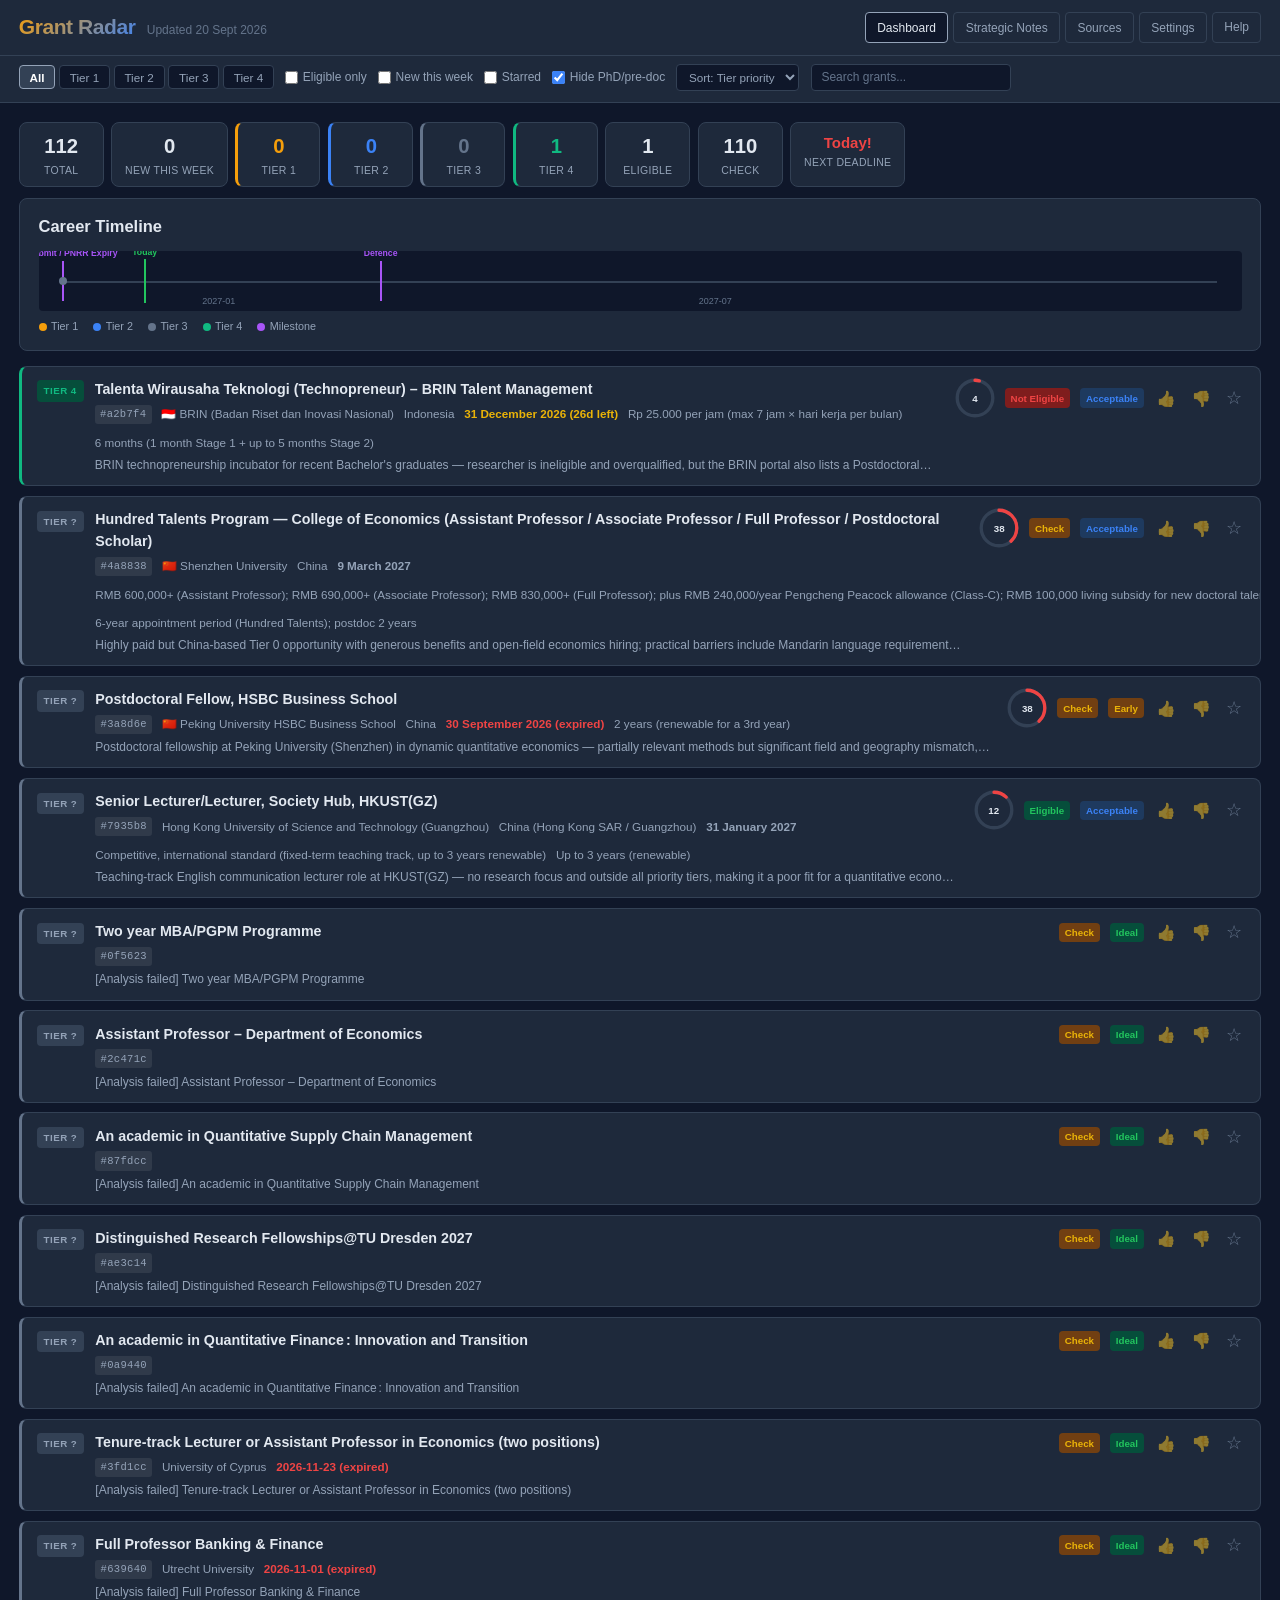
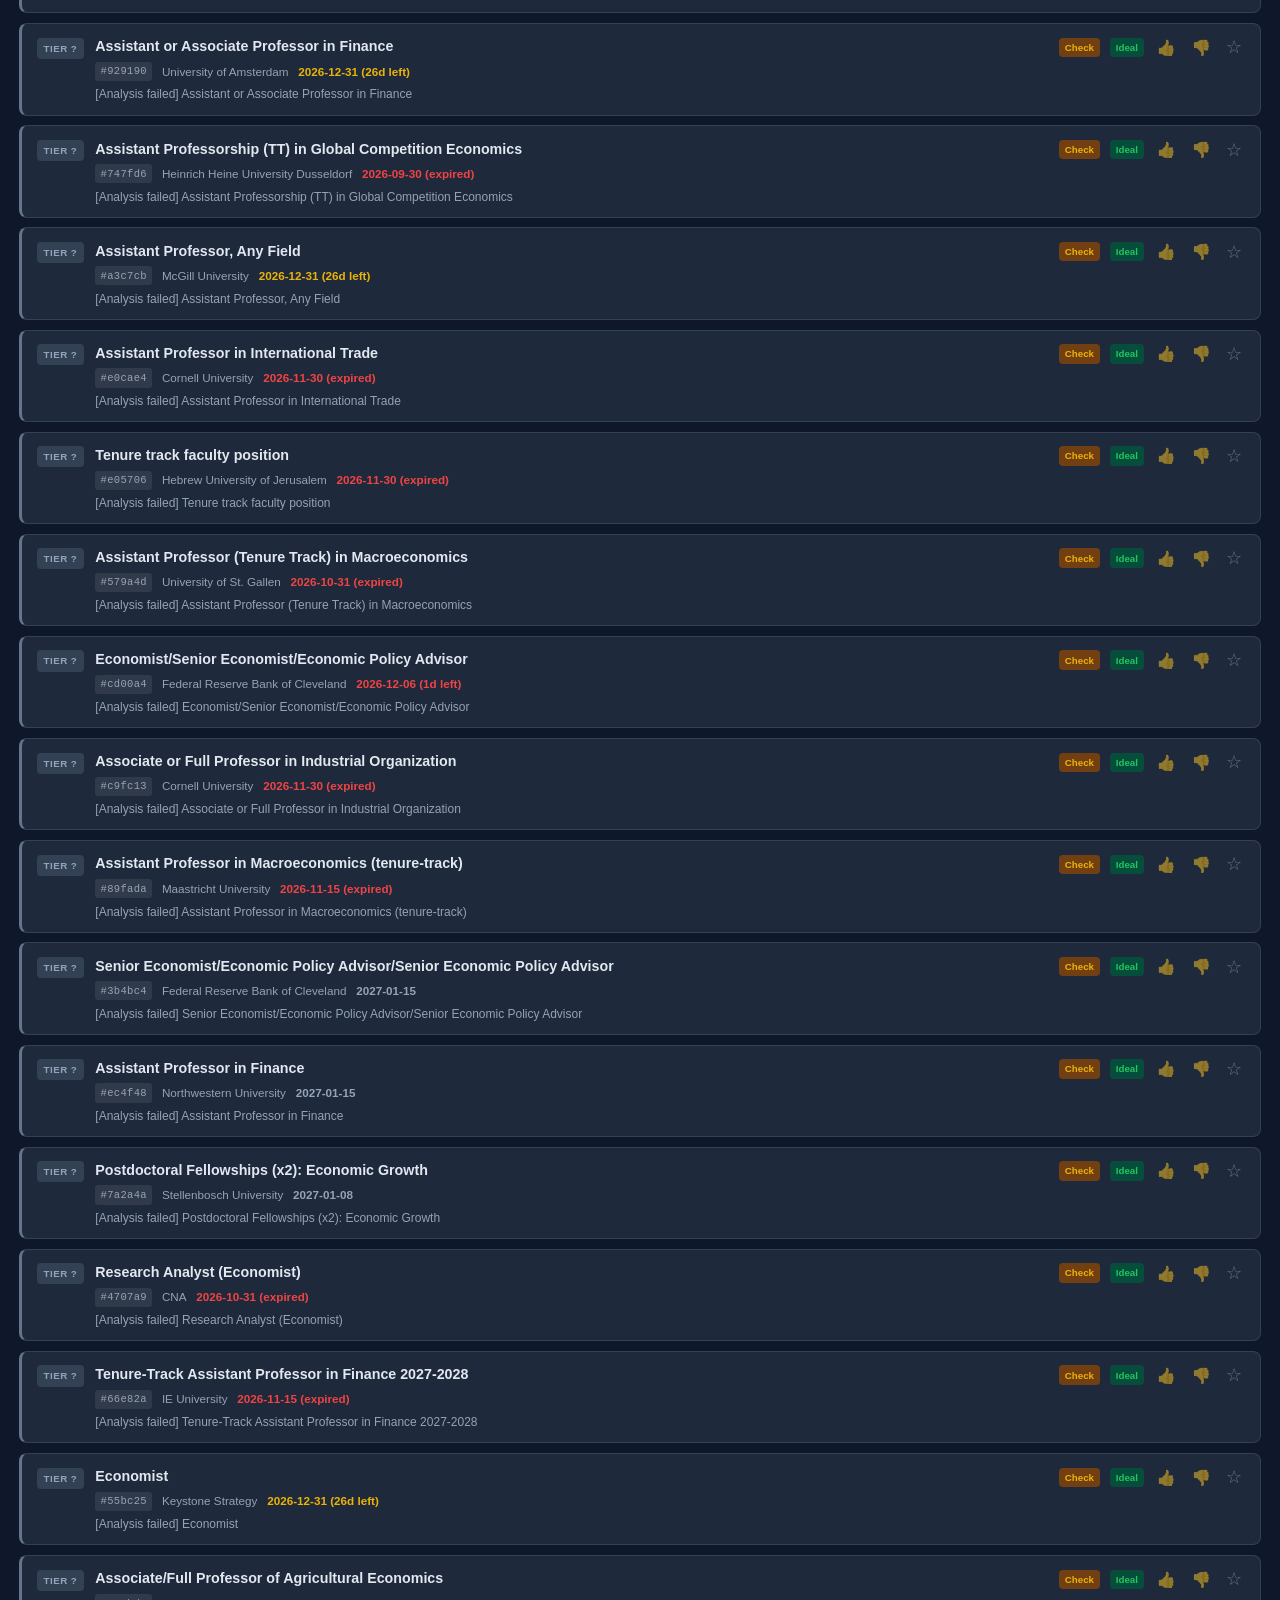
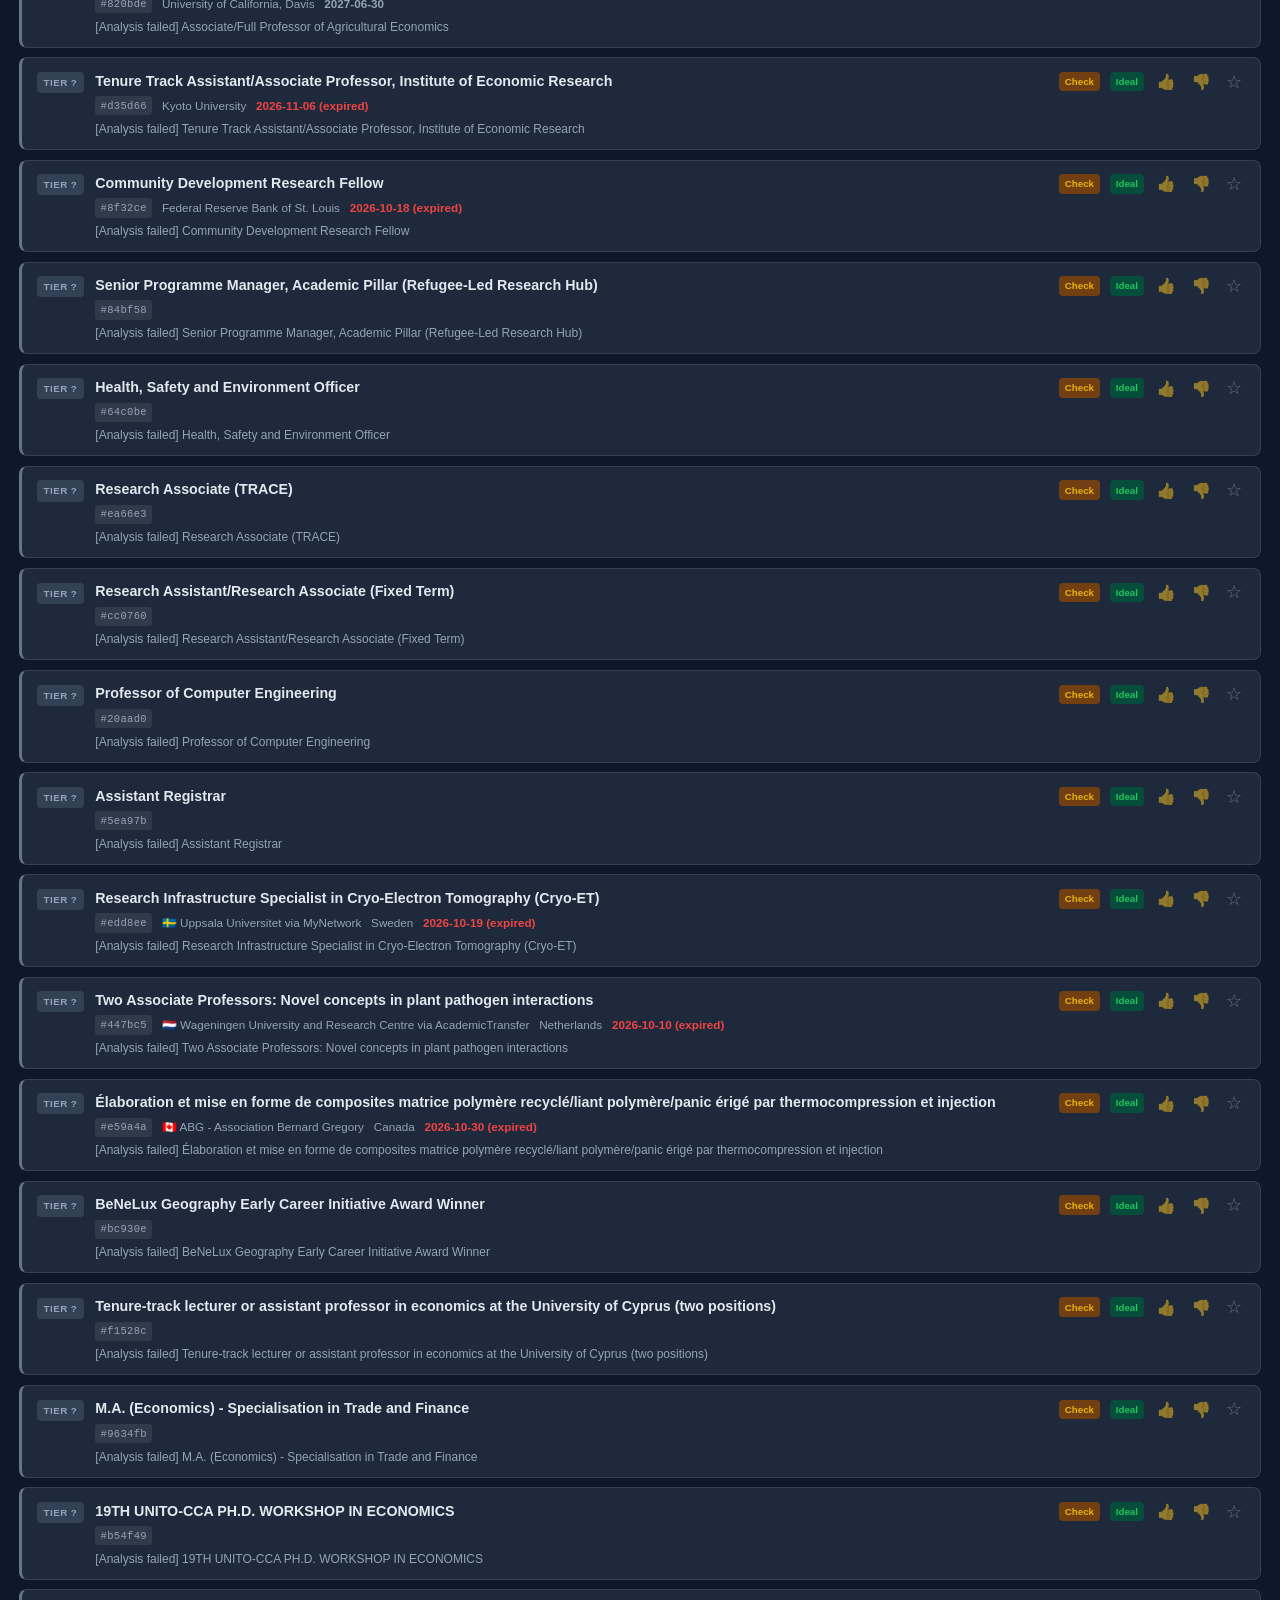
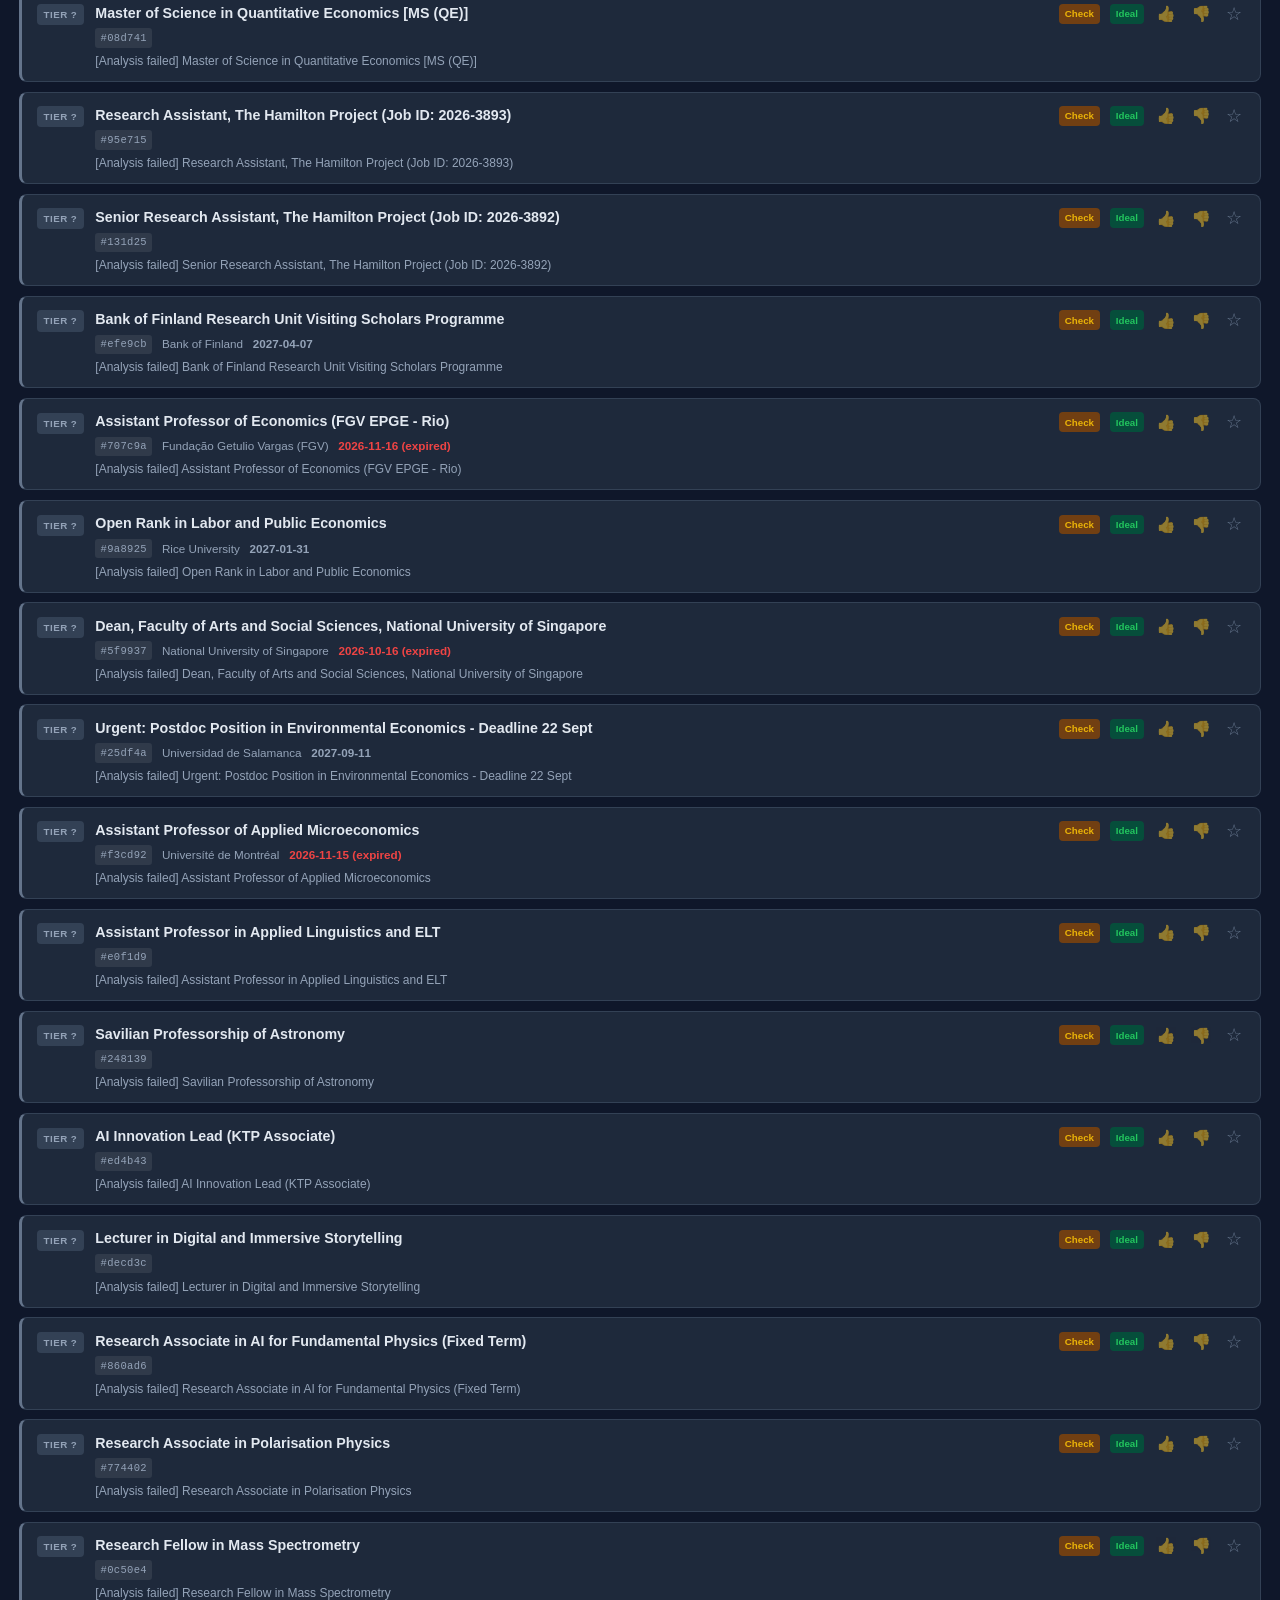
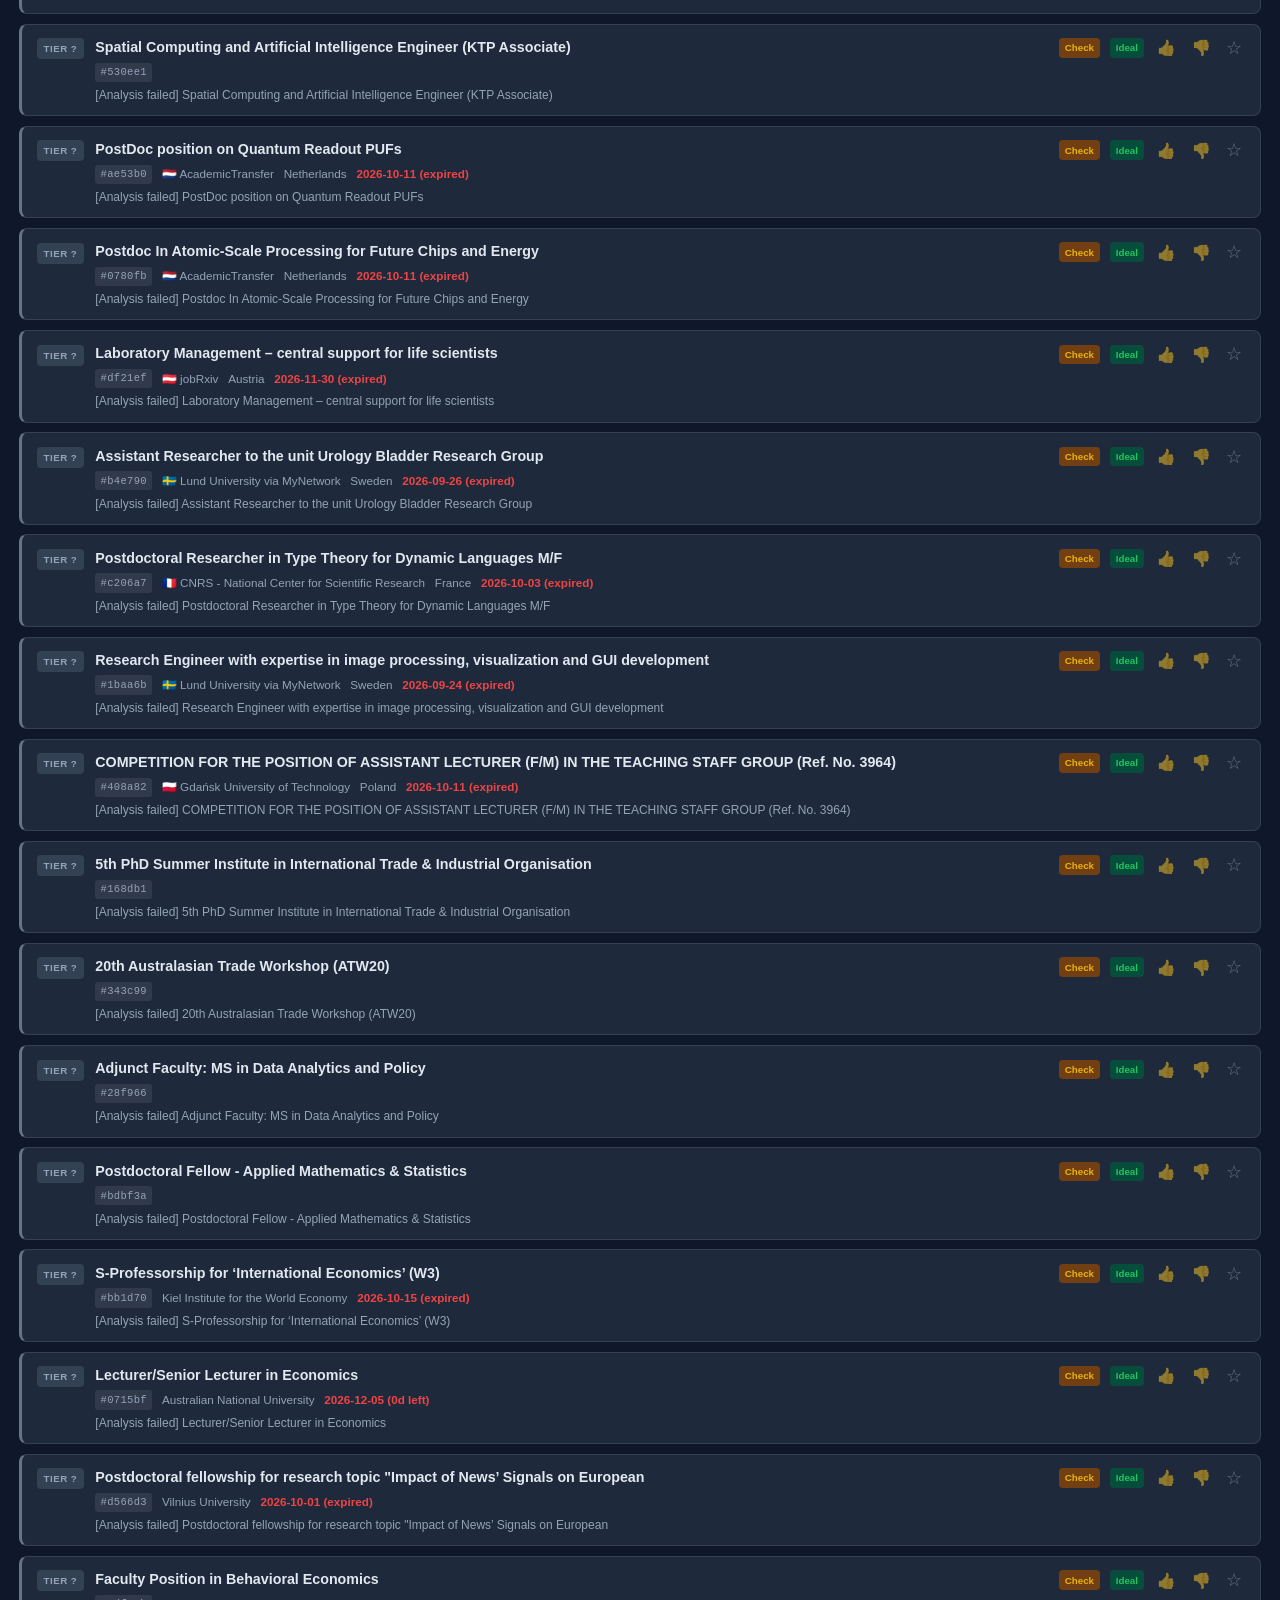
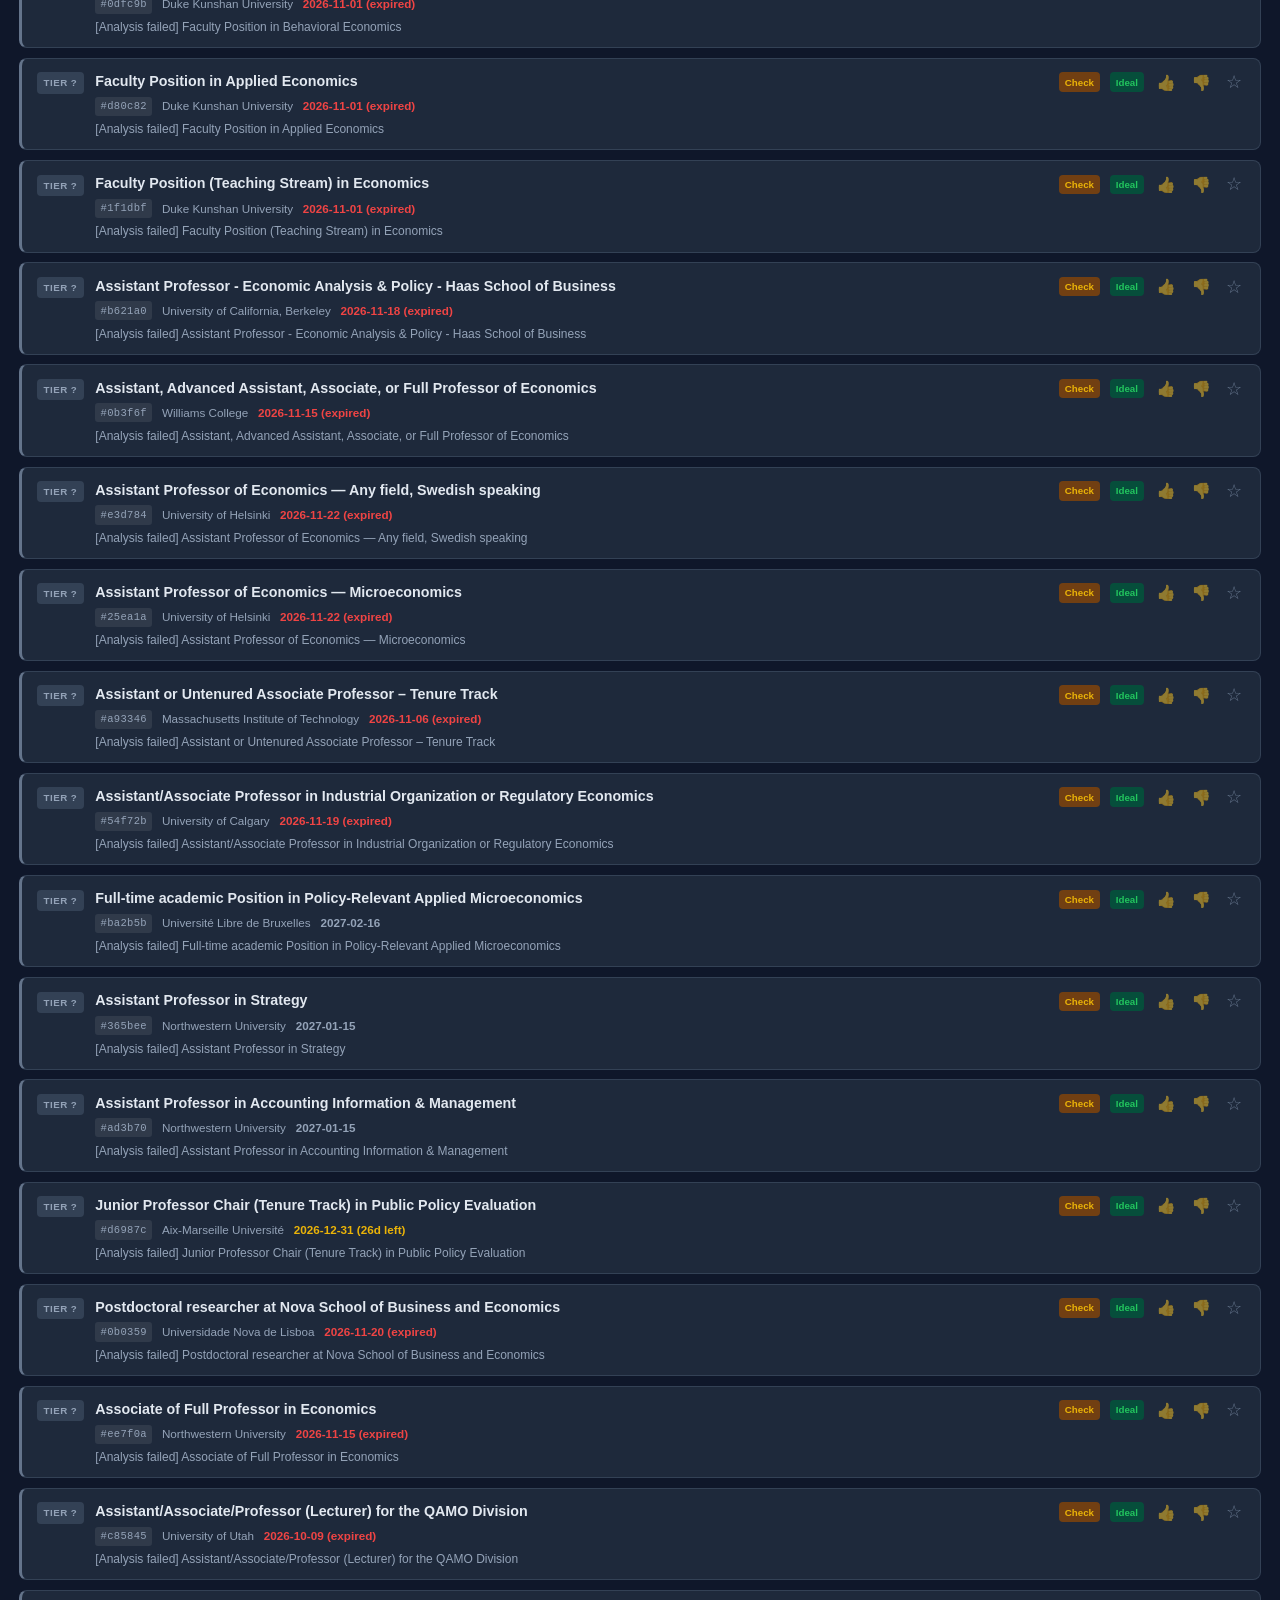
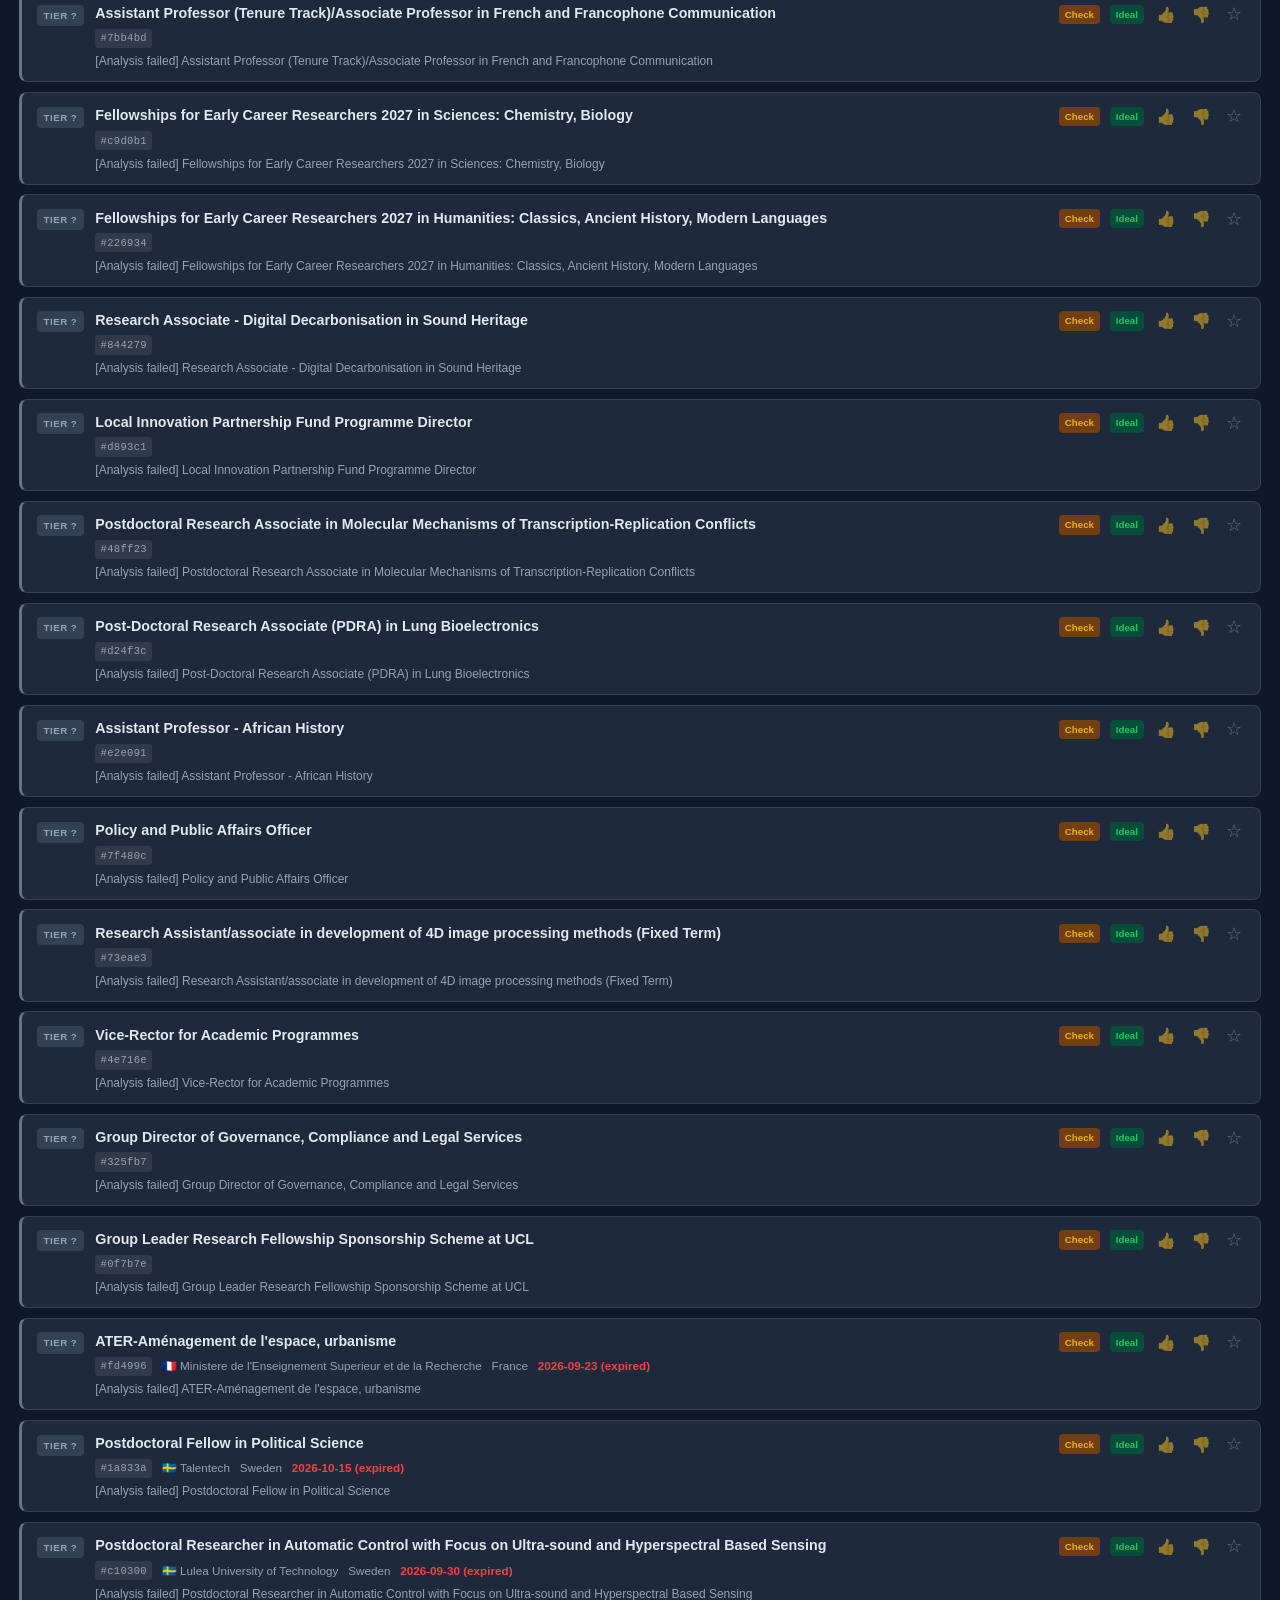
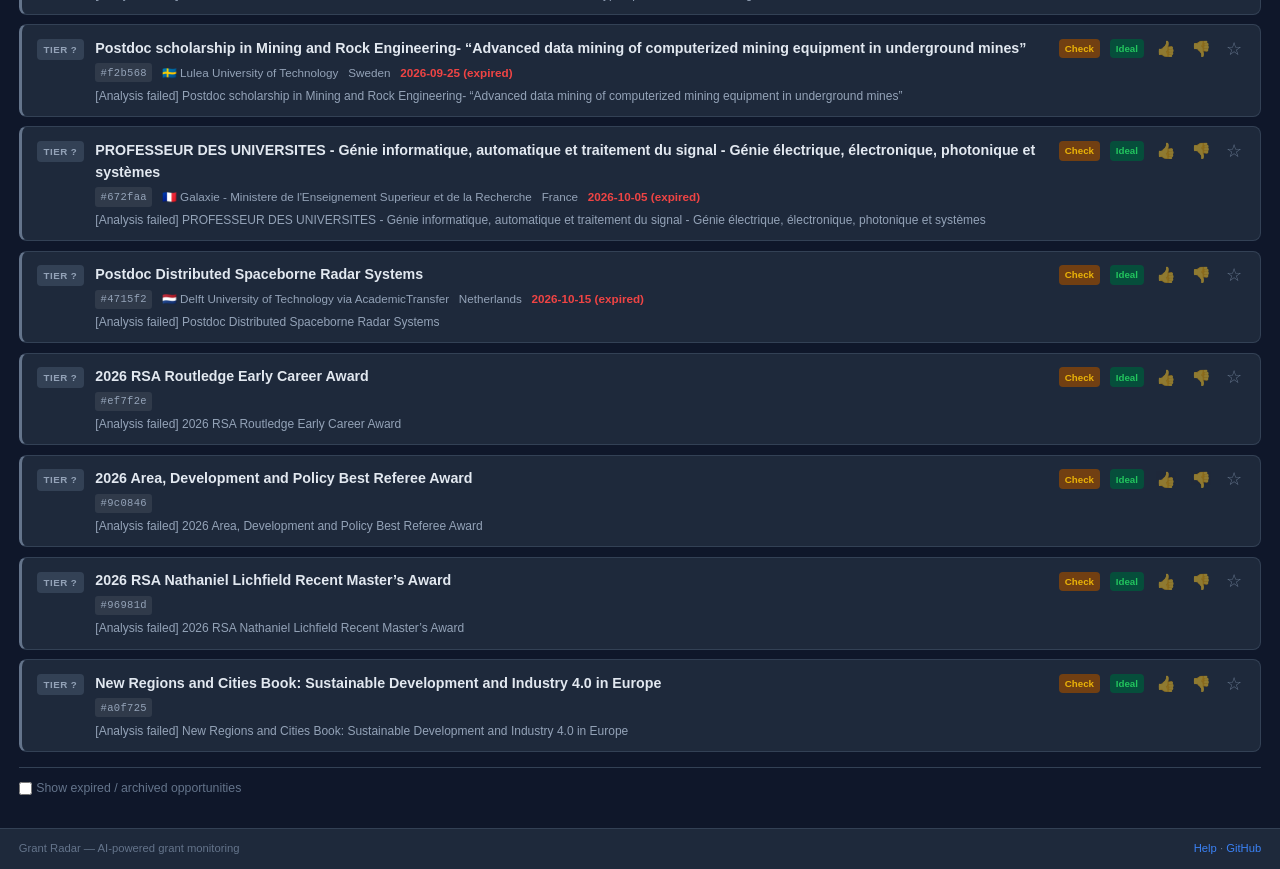
<file: index.html>
<!DOCTYPE html>
<html lang="en">
<head>
  <meta charset="UTF-8">
  <meta name="viewport" content="width=device-width, initial-scale=1.0">
  <title>Grant Radar</title>
  <link rel="stylesheet" href="assets/style.css">
  <link rel="icon" href="data:image/svg+xml,<svg xmlns='http://www.w3.org/2000/svg' viewBox='0 0 100 100'><text y='.9em' font-size='90'>📡</text></svg>">
</head>
<body>

  <!-- ===== HEADER ===== -->
  <header class="header">
    <div class="header-top">
      <div class="header-brand">
        <h1 class="header-title">Grant Radar</h1>
        <span class="header-updated" id="lastUpdated">Loading...</span>
      </div>
      <div class="header-nav">
        <button class="nav-btn" data-tab="dashboard" aria-current="true">Dashboard</button>
        <button class="nav-btn" data-tab="strategic">Strategic Notes</button>
        <button class="nav-btn" data-tab="sources">Sources</button>
        <button class="nav-btn" data-tab="settings">Settings</button>
        <a href="help.html" class="nav-btn">Help</a>
      </div>
    </div>

    <!-- Filter bar (dashboard tab only) -->
    <div class="filter-bar" id="filterBar">
      <div class="filter-row">
        <!-- Tier buttons -->
        <div class="tier-btns" id="tierBtns">
          <button class="tier-btn active" data-tier="all">All</button>
          <button class="tier-btn tier-1" data-tier="1">Tier 1</button>
          <button class="tier-btn tier-2" data-tier="2">Tier 2</button>
          <button class="tier-btn tier-3" data-tier="3">Tier 3</button>
          <button class="tier-btn tier-4" data-tier="4">Tier 4</button>
        </div>

        <!-- Toggle filters -->
        <div class="toggle-filters">
          <label class="toggle-label">
            <input type="checkbox" id="filterEligible"> Eligible only
          </label>
          <label class="toggle-label">
            <input type="checkbox" id="filterNew"> New this week
          </label>
          <label class="toggle-label">
            <input type="checkbox" id="filterStarred"> Starred
          </label>
          <label class="toggle-label hide-phd-label">
            <input type="checkbox" id="hidePhd" checked> Hide PhD/pre-doc
          </label>
        </div>

        <!-- Sort dropdown -->
        <div class="sort-group">
          <label for="sortSelect" class="sr-only">Sort by</label>
          <select id="sortSelect" class="sort-select">
            <option value="tier">Sort: Tier priority</option>
            <option value="deadline">Sort: Deadline</option>
            <option value="date_found">Sort: Date found</option>
            <option value="score">Sort: Score</option>
          </select>
        </div>

        <!-- Search box -->
        <div class="search-group">
          <input type="search" id="searchBox" class="search-input" placeholder="Search grants...">
        </div>
      </div>
    </div>
  </header>

  <!-- ===== MAIN CONTENT ===== -->
  <main class="main">

    <!-- Feedback export reminder (hidden by default) -->
    <div class="feedback-reminder hidden" id="feedbackReminder">
      <span>📋 You have unexported grant ratings from over 30 days ago.</span>
      <button class="reminder-export-btn" id="reminderExportBtn">Export Now</button>
      <button class="reminder-dismiss-btn" id="reminderDismissBtn">Dismiss</button>
    </div>

    <!-- TAB: Dashboard -->
    <section class="tab-panel active" id="panelDashboard">

      <!-- Summary stats -->
      <div class="stats-bar" id="statsBar">
        <div class="stat-card">
          <span class="stat-value" id="statTotal">--</span>
          <span class="stat-label">Total</span>
        </div>
        <div class="stat-card">
          <span class="stat-value" id="statNew">--</span>
          <span class="stat-label">New this week</span>
        </div>
        <div class="stat-card stat-tier1 stat-clickable" data-filter-tier="1">
          <span class="stat-value" id="statT1">--</span>
          <span class="stat-label">Tier 1</span>
        </div>
        <div class="stat-card stat-tier2 stat-clickable" data-filter-tier="2">
          <span class="stat-value" id="statT2">--</span>
          <span class="stat-label">Tier 2</span>
        </div>
        <div class="stat-card stat-tier3 stat-clickable" data-filter-tier="3">
          <span class="stat-value" id="statT3">--</span>
          <span class="stat-label">Tier 3</span>
        </div>
        <div class="stat-card stat-tier4 stat-clickable" data-filter-tier="4">
          <span class="stat-value" id="statT4">--</span>
          <span class="stat-label">Tier 4</span>
        </div>
        <div class="stat-card">
          <span class="stat-value" id="statEligible">--</span>
          <span class="stat-label">Eligible</span>
        </div>
        <div class="stat-card">
          <span class="stat-value" id="statCheck">--</span>
          <span class="stat-label">Check</span>
        </div>
        <div class="stat-card stat-deadline stat-clickable" id="statDeadlineCard">
          <span class="stat-value" id="statDeadline">--</span>
          <span class="stat-label">Next deadline</span>
        </div>
      </div>

      <!-- Timeline -->
      <div class="timeline-container" id="timelineContainer">
        <h3 class="section-heading">Career Timeline</h3>
        <div class="timeline-track" id="timelineTrack">
          <!-- Populated by JS -->
        </div>
        <div class="timeline-legend">
          <span class="legend-item"><span class="legend-dot tier-1-bg"></span> Tier 1</span>
          <span class="legend-item"><span class="legend-dot tier-2-bg"></span> Tier 2</span>
          <span class="legend-item"><span class="legend-dot tier-3-bg"></span> Tier 3</span>
          <span class="legend-item"><span class="legend-dot tier-4-bg"></span> Tier 4</span>
          <span class="legend-item"><span class="legend-dot milestone-bg"></span> Milestone</span>
        </div>
      </div>

      <!-- Grant cards container -->
      <div class="cards-container" id="cardsContainer">
        <div class="loading-msg" id="loadingMsg">Loading grants...</div>
        <div class="empty-msg hidden" id="emptyMsg">No grants match your filters.</div>
      </div>

      <!-- Archive toggle -->
      <div class="archive-toggle-row">
        <label class="toggle-label archive-toggle">
          <input type="checkbox" id="showArchive"> Show expired / archived opportunities
        </label>
      </div>
    </section>

    <!-- TAB: Strategic Notes -->
    <section class="tab-panel" id="panelStrategic">
      <h2 class="section-heading">Strategic Intelligence</h2>
      <p class="section-sub">Updated weekly by Claude Opus with web search.</p>
      <div id="strategicContent" class="strategic-grid">
        <div class="loading-msg">Loading strategic notes...</div>
      </div>
    </section>

    <!-- TAB: Sources -->
    <section class="tab-panel" id="panelSources">
      <h2 class="section-heading">Source Status</h2>
      <p class="section-sub">Health of each grant source. Updated after every pipeline run.</p>
      <div class="source-table-wrap">
        <table class="source-table" id="sourceTable">
          <thead>
            <tr>
              <th>Status</th>
              <th>Source</th>
              <th>Last Checked</th>
              <th>Grants Found</th>
              <th>Error</th>
            </tr>
          </thead>
          <tbody id="sourceTableBody"></tbody>
        </table>
      </div>
    </section>

    <!-- TAB: Settings -->
    <section class="tab-panel" id="panelSettings">
      <h2 class="section-heading">Settings</h2>
      <p class="section-sub">Current configuration (read-only). To modify, edit <code>backend/config.json</code> via Claude Code.</p>

      <div class="settings-grid">
        <div class="settings-card">
          <h3>Researcher Profile</h3>
          <dl id="settingsProfile">
            <dt>Name</dt><dd>Immanuel Satya Pekerti</dd>
            <dt>Nationality</dt><dd>Indonesian</dd>
            <dt>Position</dt><dd>PhD Candidate, Politecnico di Milano</dd>
            <dt>Field</dt><dd>Regional Economics / Economic Geography</dd>
            <dt>PhD Submission</dt><dd>October 2026</dd>
            <dt>Defence</dt><dd>Q1 2027</dd>
            <dt>Current Funding</dt><dd>PNRR (expires Oct 2026)</dd>
          </dl>
        </div>
        <div class="settings-card">
          <h3>Tier System</h3>
          <dl>
            <dt class="tier-1-text">Tier 1</dt><dd>Cardiff + Welsh Economic Geography</dd>
            <dt class="tier-2-text">Tier 2</dt><dd>Strong Alternatives (Cardiff other depts, NL, PoliMi)</dd>
            <dt class="tier-3-text">Tier 3</dt><dd>Good European Opportunities</dd>
            <dt class="tier-4-text">Tier 4</dt><dd>Indonesia: BRIN &amp; UGM</dd>
          </dl>
        </div>
        <div class="settings-card">
          <h3>Active Sources</h3>
          <ul id="settingsSources">
            <li>arXiv Economics (RSS)</li>
            <li>EconJobMarket (API)</li>
            <li>Jobs.ac.uk Geography &amp; Economics (Scraper)</li>
            <li>Academic Transfer Netherlands (Scraper)</li>
            <li>EURAXESS (Scraper)</li>
            <li>RSA (Scraper)</li>
            <li>ERSA (Scraper)</li>
          </ul>
        </div>
        <div class="settings-card">
          <h3>AI Models</h3>
          <dl>
            <dt>Daily Analysis</dt><dd>Claude Sonnet 4.6</dd>
            <dt>Weekly Discovery</dt><dd>Claude Opus 4.6 (with web search)</dd>
          </dl>
          <p class="settings-note">To modify settings, use Claude Code. <a href="help.html">See Help page</a>.</p>
        </div>

        <div class="settings-card">
          <h3>Feedback Log</h3>
          <p class="section-sub" style="margin-bottom:.5rem">Rate grants with thumbs up/down on each card. Export monthly for pattern analysis.</p>
          <dl>
            <dt>Total rated</dt><dd id="settingsFeedbackCount">0</dd>
            <dt>Thumbs up</dt><dd id="settingsFeedbackUp">0</dd>
            <dt>Thumbs down</dt><dd id="settingsFeedbackDown">0</dd>
            <dt>Last export</dt><dd id="settingsFeedbackLastExport">Never</dd>
          </dl>
          <button class="export-btn" id="exportFeedbackBtn">Export Feedback Log</button>
          <button class="clear-feedback-btn" id="clearFeedbackBtn" style="margin-left:.5rem">Clear All Ratings</button>
        </div>
      </div>
    </section>

  </main>

  <footer class="footer">
    <span>Grant Radar &mdash; AI-powered grant monitoring</span>
    <span><a href="help.html">Help</a> &middot; <a href="https://github.com" target="_blank" rel="noopener">GitHub</a></span>
  </footer>

  <script src="assets/app.js"></script>
</body>
</html>
</file>
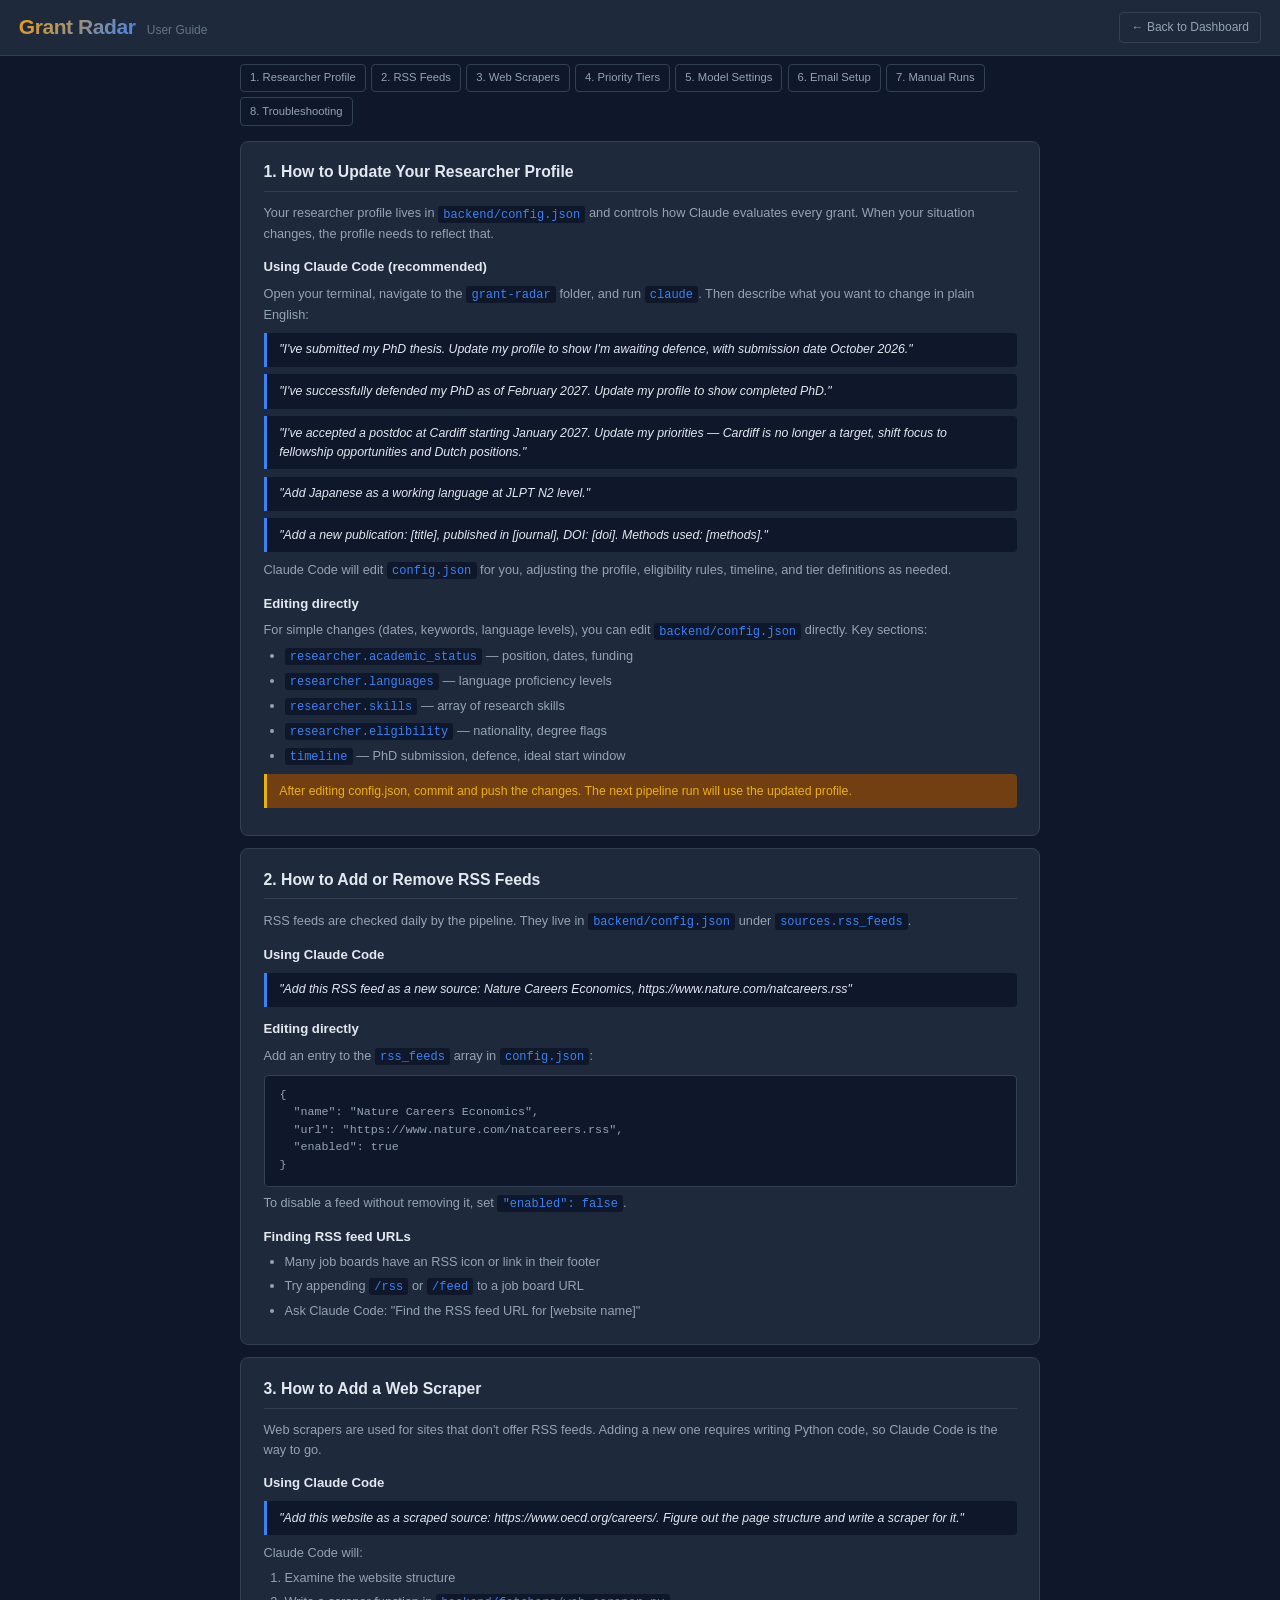
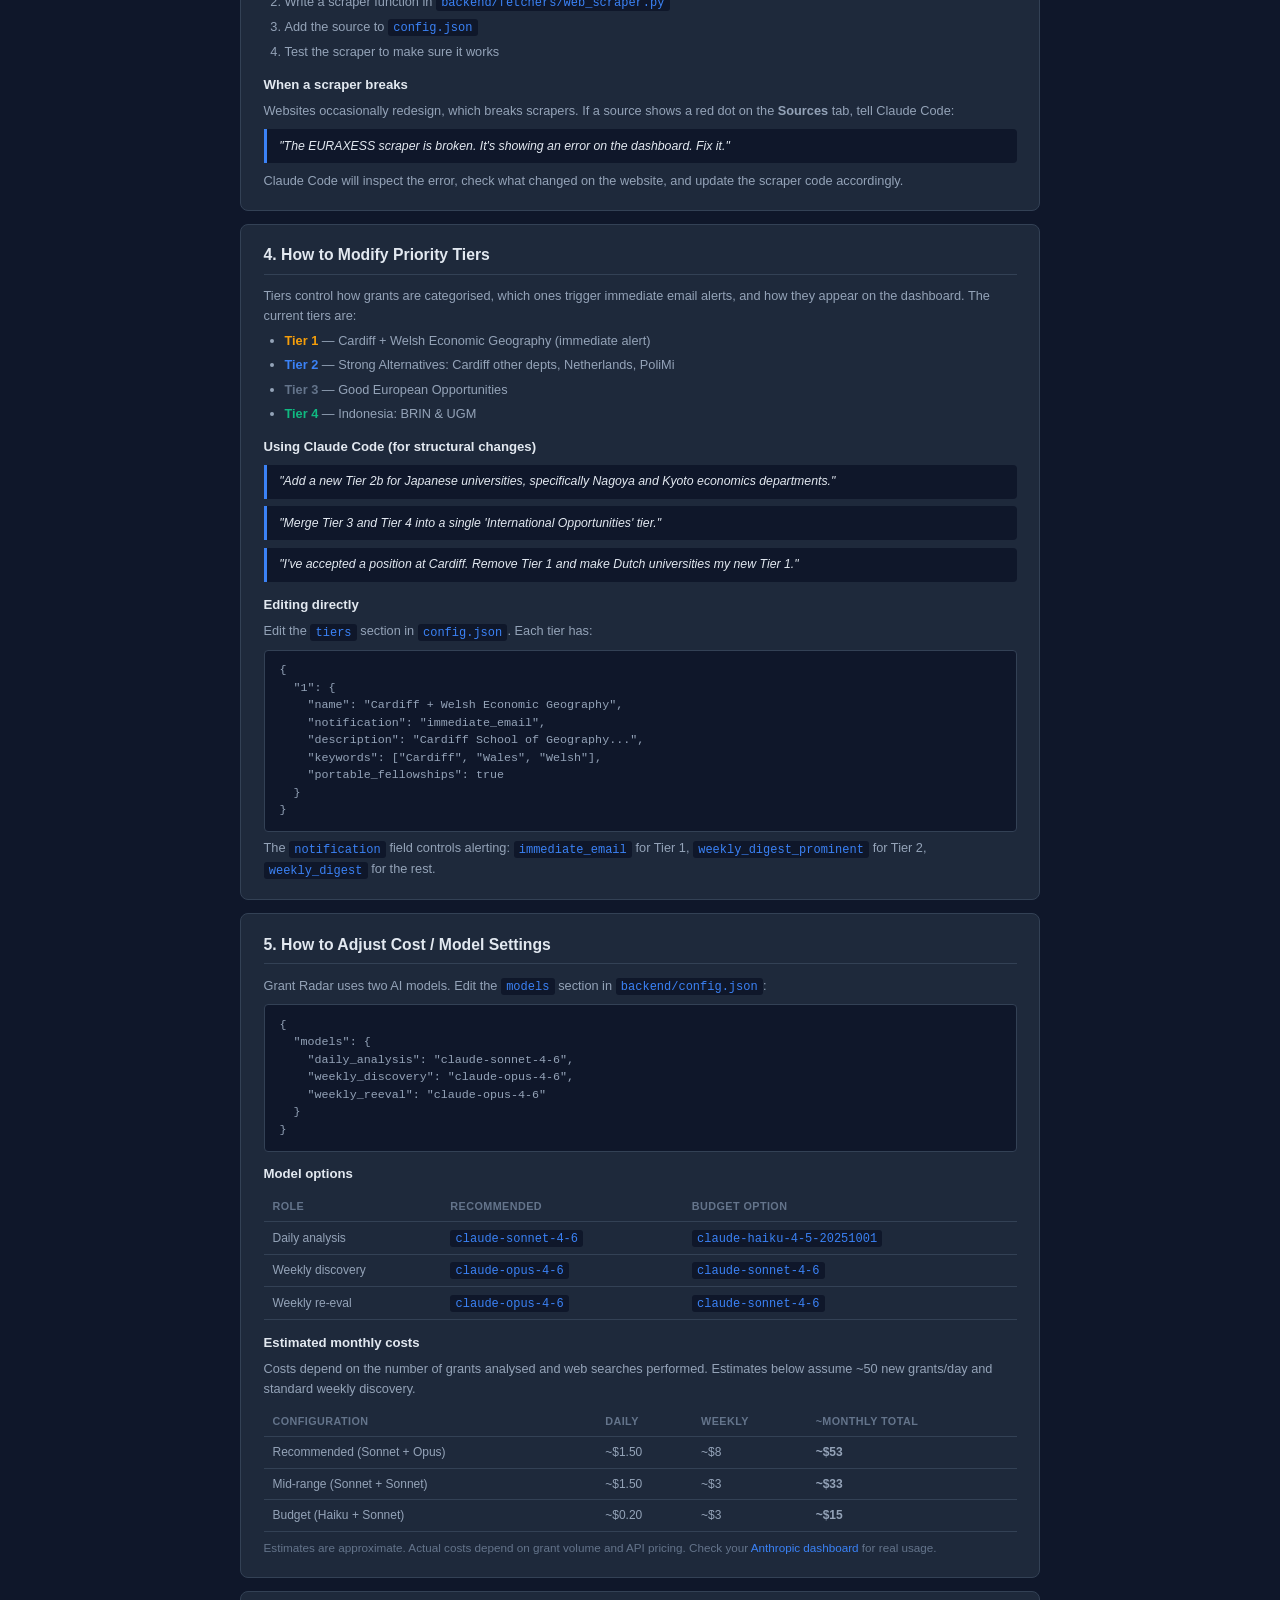
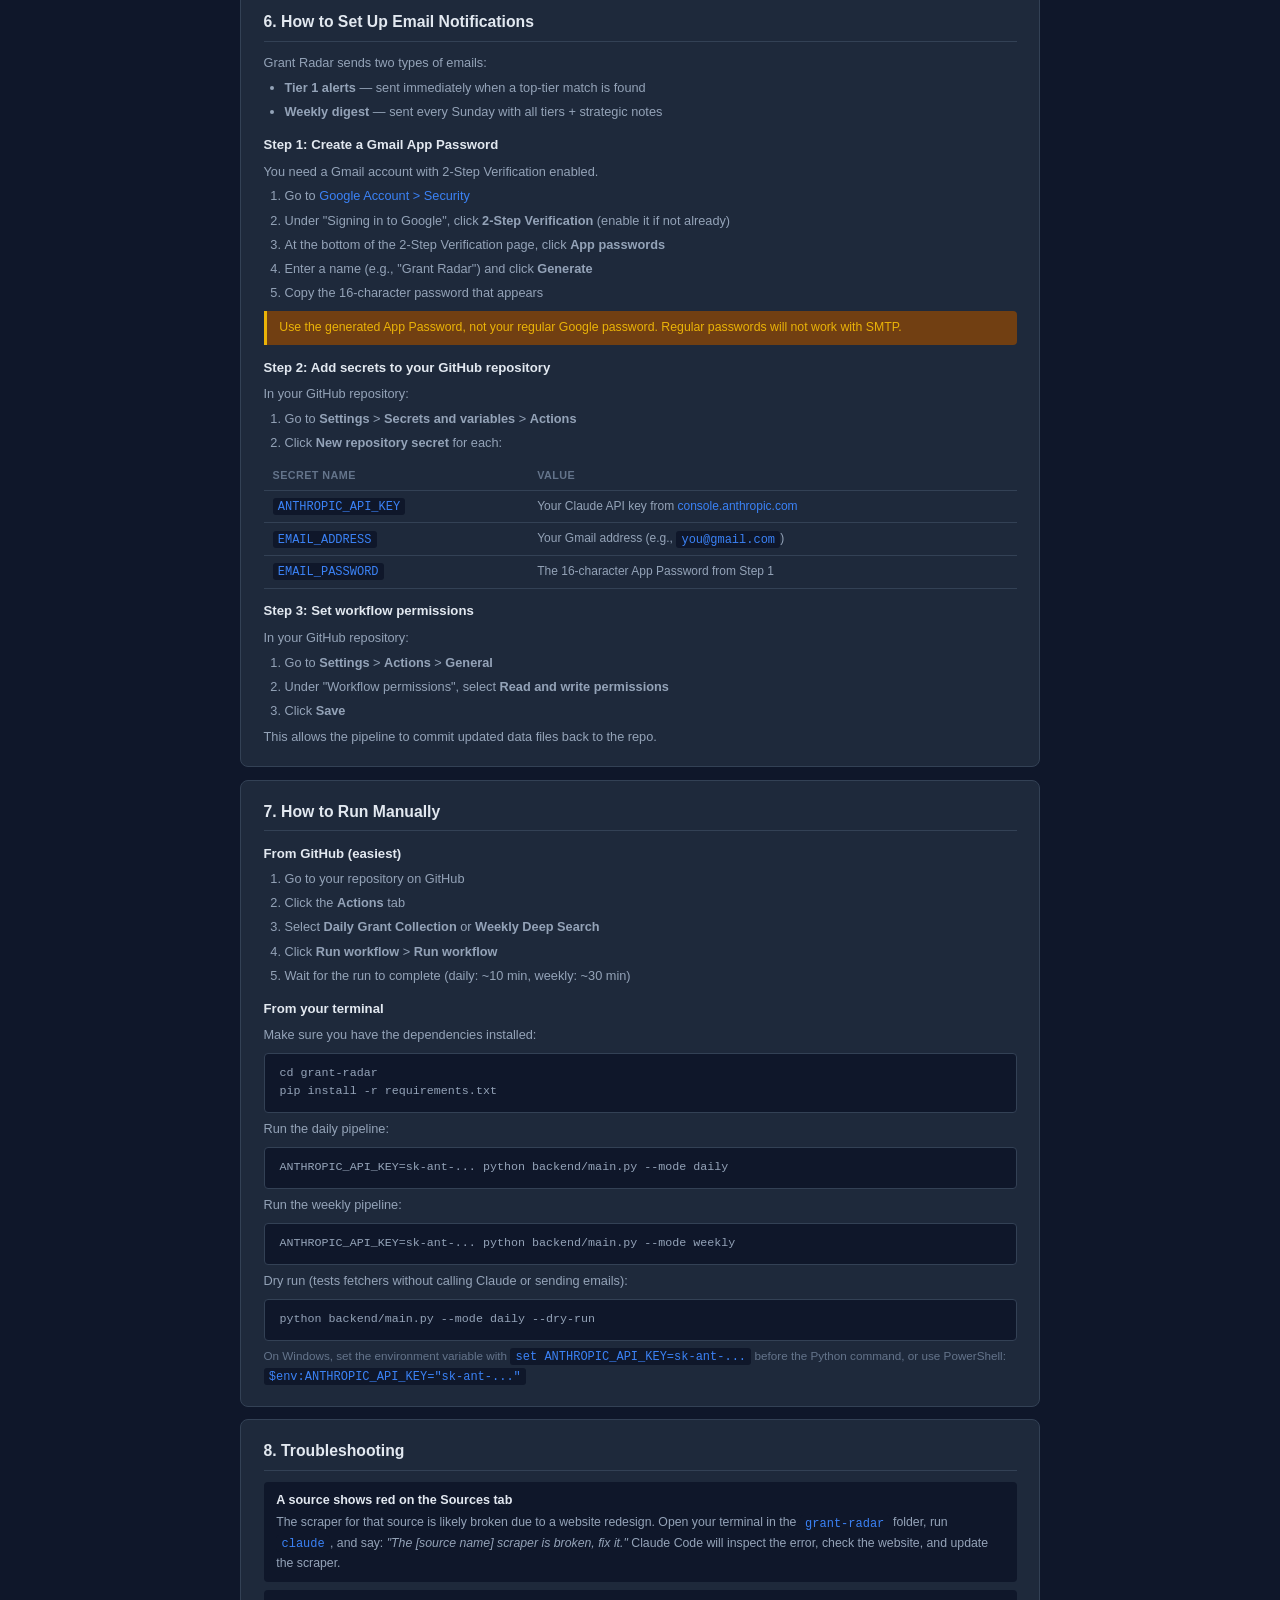
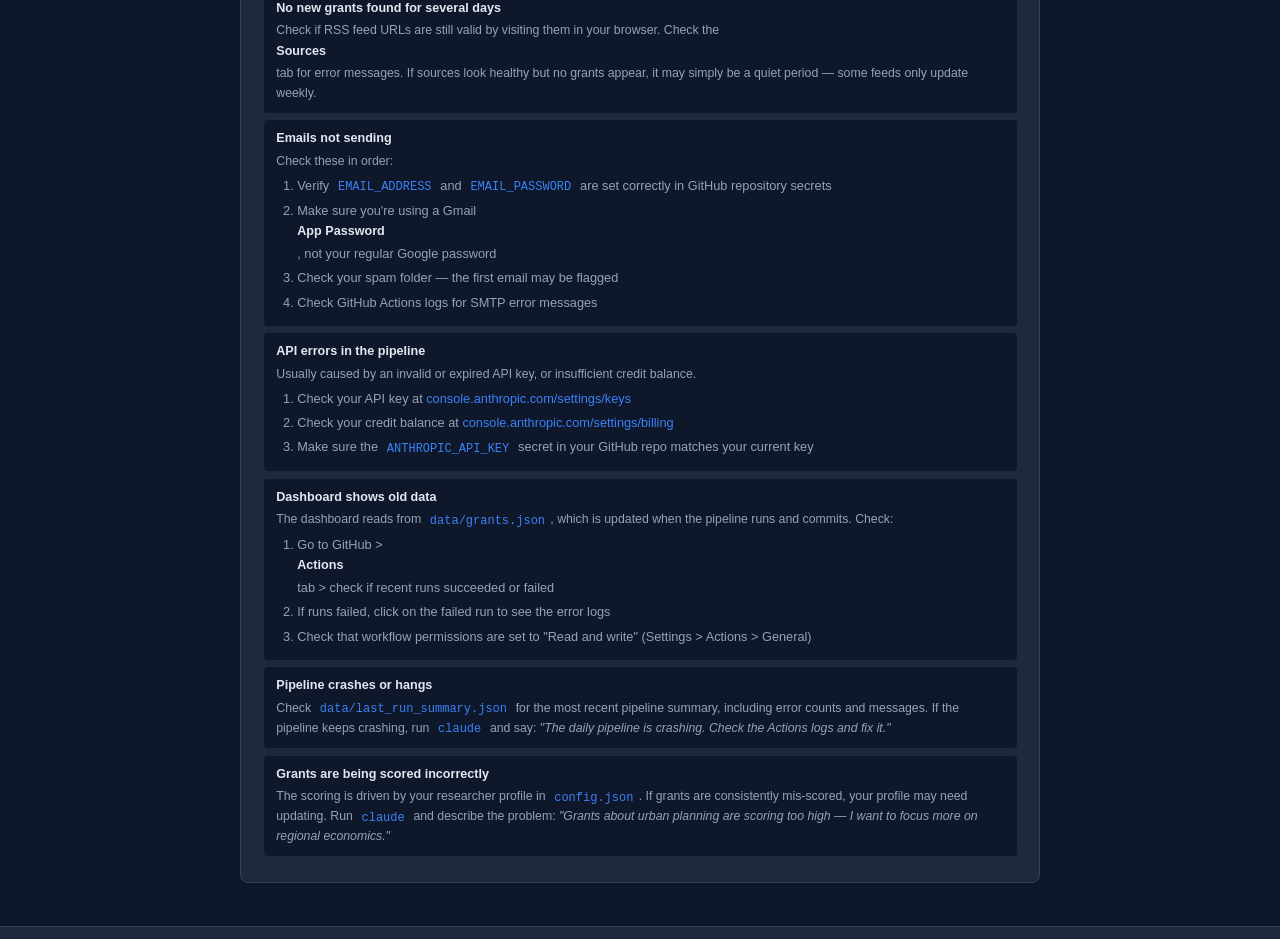
<file: help.html>
<!DOCTYPE html>
<html lang="en">
<head>
  <meta charset="UTF-8">
  <meta name="viewport" content="width=device-width, initial-scale=1.0">
  <title>Grant Radar - User Guide</title>
  <link rel="stylesheet" href="assets/style.css">
  <link rel="icon" href="data:image/svg+xml,<svg xmlns='http://www.w3.org/2000/svg' viewBox='0 0 100 100'><text y='.9em' font-size='90'>📡</text></svg>">
  <style>
    /* Help page specific styles */
    .help-article { max-width: 800px; margin: 0 auto; }
    .help-section {
      background: var(--card);
      border: 1px solid var(--border);
      border-radius: var(--radius);
      padding: 1.25rem 1.5rem;
      margin-bottom: .85rem;
    }
    .help-section h2 {
      font-size: 1.05rem;
      font-weight: 700;
      margin-bottom: .75rem;
      padding-bottom: .4rem;
      border-bottom: 1px solid var(--border);
    }
    .help-section h3 {
      font-size: .88rem;
      font-weight: 600;
      margin-top: .85rem;
      margin-bottom: .3rem;
      color: var(--text);
    }
    .help-section p {
      font-size: .85rem;
      line-height: 1.6;
      color: var(--text-dim);
      margin-top: .4rem;
    }
    .help-section ul, .help-section ol {
      font-size: .85rem;
      line-height: 1.6;
      color: var(--text-dim);
      padding-left: 1.4rem;
      margin-top: .3rem;
    }
    .help-section li { margin-bottom: .25rem; }
    .help-section code {
      background: var(--bg);
      padding: .1rem .35rem;
      border-radius: 3px;
      font-size: .8rem;
      color: var(--blue);
    }
    .help-section pre {
      background: var(--bg);
      border: 1px solid var(--border);
      border-radius: var(--radius-sm);
      padding: .75rem 1rem;
      margin-top: .5rem;
      overflow-x: auto;
      font-size: .78rem;
      line-height: 1.5;
      color: var(--text-dim);
    }
    .help-cmd {
      background: var(--bg);
      border-left: 3px solid var(--blue);
      padding: .5rem .85rem;
      margin: .5rem 0;
      border-radius: 0 var(--radius-sm) var(--radius-sm) 0;
      font-size: .82rem;
      color: var(--text);
      font-style: italic;
    }
    .help-warn {
      background: #713f12;
      border-left: 3px solid var(--yellow);
      padding: .5rem .85rem;
      margin: .5rem 0;
      border-radius: 0 var(--radius-sm) var(--radius-sm) 0;
      font-size: .82rem;
      color: var(--yellow);
    }
    .cost-table {
      width: 100%;
      border-collapse: collapse;
      font-size: .8rem;
      margin-top: .5rem;
    }
    .cost-table th {
      text-align: left;
      font-size: .72rem;
      text-transform: uppercase;
      letter-spacing: .04em;
      color: var(--text-muted);
      padding: .4rem .6rem;
      border-bottom: 1px solid var(--border);
    }
    .cost-table td {
      padding: .4rem .6rem;
      border-bottom: 1px solid var(--border);
      color: var(--text-dim);
    }
    .troubleshoot-item {
      background: var(--bg);
      border-radius: var(--radius-sm);
      padding: .6rem .85rem;
      margin-bottom: .5rem;
    }
    .troubleshoot-item strong {
      color: var(--text);
      display: block;
      margin-bottom: .2rem;
      font-size: .84rem;
    }
    .troubleshoot-item p {
      margin-top: 0;
      font-size: .82rem;
    }
    .toc {
      display: flex;
      flex-wrap: wrap;
      gap: .35rem;
      margin-bottom: 1rem;
    }
    .toc a {
      background: var(--bg);
      border: 1px solid var(--border);
      padding: .3rem .6rem;
      border-radius: var(--radius-sm);
      font-size: .75rem;
      color: var(--text-dim);
      text-decoration: none;
      transition: all .15s;
    }
    .toc a:hover {
      border-color: var(--blue);
      color: var(--blue);
      text-decoration: none;
    }
  </style>
</head>
<body>

  <header class="header">
    <div class="header-top">
      <div class="header-brand">
        <h1 class="header-title">Grant Radar</h1>
        <span class="header-updated">User Guide</span>
      </div>
      <div class="header-nav">
        <a href="index.html" class="nav-btn">&larr; Back to Dashboard</a>
      </div>
    </div>
  </header>

  <main class="main">
    <article class="help-article">

      <!-- Table of contents -->
      <div class="toc">
        <a href="#profile">1. Researcher Profile</a>
        <a href="#rss">2. RSS Feeds</a>
        <a href="#scraper">3. Web Scrapers</a>
        <a href="#tiers">4. Priority Tiers</a>
        <a href="#models">5. Model Settings</a>
        <a href="#email">6. Email Setup</a>
        <a href="#manual">7. Manual Runs</a>
        <a href="#trouble">8. Troubleshooting</a>
      </div>


      <!-- ============================================ -->
      <!-- 1. RESEARCHER PROFILE                        -->
      <!-- ============================================ -->
      <div class="help-section" id="profile">
        <h2>1. How to Update Your Researcher Profile</h2>

        <p>Your researcher profile lives in <code>backend/config.json</code> and controls
        how Claude evaluates every grant. When your situation changes, the profile needs
        to reflect that.</p>

        <h3>Using Claude Code (recommended)</h3>
        <p>Open your terminal, navigate to the <code>grant-radar</code> folder, and run
        <code>claude</code>. Then describe what you want to change in plain English:</p>

        <div class="help-cmd">"I've submitted my PhD thesis. Update my profile to show I'm
        awaiting defence, with submission date October 2026."</div>

        <div class="help-cmd">"I've successfully defended my PhD as of February 2027.
        Update my profile to show completed PhD."</div>

        <div class="help-cmd">"I've accepted a postdoc at Cardiff starting January 2027.
        Update my priorities &mdash; Cardiff is no longer a target, shift focus to
        fellowship opportunities and Dutch positions."</div>

        <div class="help-cmd">"Add Japanese as a working language at JLPT N2 level."</div>

        <div class="help-cmd">"Add a new publication: [title], published in [journal],
        DOI: [doi]. Methods used: [methods]."</div>

        <p>Claude Code will edit <code>config.json</code> for you, adjusting the profile,
        eligibility rules, timeline, and tier definitions as needed.</p>

        <h3>Editing directly</h3>
        <p>For simple changes (dates, keywords, language levels), you can edit
        <code>backend/config.json</code> directly. Key sections:</p>
        <ul>
          <li><code>researcher.academic_status</code> &mdash; position, dates, funding</li>
          <li><code>researcher.languages</code> &mdash; language proficiency levels</li>
          <li><code>researcher.skills</code> &mdash; array of research skills</li>
          <li><code>researcher.eligibility</code> &mdash; nationality, degree flags</li>
          <li><code>timeline</code> &mdash; PhD submission, defence, ideal start window</li>
        </ul>

        <div class="help-warn">After editing config.json, commit and push the changes.
        The next pipeline run will use the updated profile.</div>
      </div>


      <!-- ============================================ -->
      <!-- 2. RSS FEEDS                                 -->
      <!-- ============================================ -->
      <div class="help-section" id="rss">
        <h2>2. How to Add or Remove RSS Feeds</h2>

        <p>RSS feeds are checked daily by the pipeline. They live in
        <code>backend/config.json</code> under <code>sources.rss_feeds</code>.</p>

        <h3>Using Claude Code</h3>
        <div class="help-cmd">"Add this RSS feed as a new source: Nature Careers Economics,
        https://www.nature.com/natcareers.rss"</div>

        <h3>Editing directly</h3>
        <p>Add an entry to the <code>rss_feeds</code> array in <code>config.json</code>:</p>
<pre>{
  "name": "Nature Careers Economics",
  "url": "https://www.nature.com/natcareers.rss",
  "enabled": true
}</pre>

        <p>To disable a feed without removing it, set <code>"enabled": false</code>.</p>

        <h3>Finding RSS feed URLs</h3>
        <ul>
          <li>Many job boards have an RSS icon or link in their footer</li>
          <li>Try appending <code>/rss</code> or <code>/feed</code> to a job board URL</li>
          <li>Ask Claude Code: "Find the RSS feed URL for [website name]"</li>
        </ul>
      </div>


      <!-- ============================================ -->
      <!-- 3. WEB SCRAPERS                              -->
      <!-- ============================================ -->
      <div class="help-section" id="scraper">
        <h2>3. How to Add a Web Scraper</h2>

        <p>Web scrapers are used for sites that don't offer RSS feeds. Adding a new one
        requires writing Python code, so Claude Code is the way to go.</p>

        <h3>Using Claude Code</h3>
        <div class="help-cmd">"Add this website as a scraped source:
        https://www.oecd.org/careers/. Figure out the page structure and write a scraper
        for it."</div>

        <p>Claude Code will:</p>
        <ol>
          <li>Examine the website structure</li>
          <li>Write a scraper function in <code>backend/fetchers/web_scraper.py</code></li>
          <li>Add the source to <code>config.json</code></li>
          <li>Test the scraper to make sure it works</li>
        </ol>

        <h3>When a scraper breaks</h3>
        <p>Websites occasionally redesign, which breaks scrapers. If a source shows
        a red dot on the <strong>Sources</strong> tab, tell Claude Code:</p>

        <div class="help-cmd">"The EURAXESS scraper is broken. It's showing an error on
        the dashboard. Fix it."</div>

        <p>Claude Code will inspect the error, check what changed on the website, and
        update the scraper code accordingly.</p>
      </div>


      <!-- ============================================ -->
      <!-- 4. PRIORITY TIERS                            -->
      <!-- ============================================ -->
      <div class="help-section" id="tiers">
        <h2>4. How to Modify Priority Tiers</h2>

        <p>Tiers control how grants are categorised, which ones trigger immediate email
        alerts, and how they appear on the dashboard. The current tiers are:</p>

        <ul>
          <li><strong style="color:var(--t1)">Tier 1</strong> &mdash; Cardiff + Welsh Economic Geography (immediate alert)</li>
          <li><strong style="color:var(--t2)">Tier 2</strong> &mdash; Strong Alternatives: Cardiff other depts, Netherlands, PoliMi</li>
          <li><strong style="color:var(--t3)">Tier 3</strong> &mdash; Good European Opportunities</li>
          <li><strong style="color:var(--t4)">Tier 4</strong> &mdash; Indonesia: BRIN &amp; UGM</li>
        </ul>

        <h3>Using Claude Code (for structural changes)</h3>
        <div class="help-cmd">"Add a new Tier 2b for Japanese universities, specifically
        Nagoya and Kyoto economics departments."</div>

        <div class="help-cmd">"Merge Tier 3 and Tier 4 into a single 'International
        Opportunities' tier."</div>

        <div class="help-cmd">"I've accepted a position at Cardiff. Remove Tier 1 and
        make Dutch universities my new Tier 1."</div>

        <h3>Editing directly</h3>
        <p>Edit the <code>tiers</code> section in <code>config.json</code>. Each tier has:</p>
<pre>{
  "1": {
    "name": "Cardiff + Welsh Economic Geography",
    "notification": "immediate_email",
    "description": "Cardiff School of Geography...",
    "keywords": ["Cardiff", "Wales", "Welsh"],
    "portable_fellowships": true
  }
}</pre>
        <p>The <code>notification</code> field controls alerting:
        <code>immediate_email</code> for Tier 1, <code>weekly_digest_prominent</code>
        for Tier 2, <code>weekly_digest</code> for the rest.</p>
      </div>


      <!-- ============================================ -->
      <!-- 5. MODEL SETTINGS                            -->
      <!-- ============================================ -->
      <div class="help-section" id="models">
        <h2>5. How to Adjust Cost / Model Settings</h2>

        <p>Grant Radar uses two AI models. Edit the <code>models</code> section in
        <code>backend/config.json</code>:</p>

<pre>{
  "models": {
    "daily_analysis": "claude-sonnet-4-6",
    "weekly_discovery": "claude-opus-4-6",
    "weekly_reeval": "claude-opus-4-6"
  }
}</pre>

        <h3>Model options</h3>
        <table class="cost-table">
          <thead>
            <tr><th>Role</th><th>Recommended</th><th>Budget Option</th></tr>
          </thead>
          <tbody>
            <tr>
              <td>Daily analysis</td>
              <td><code>claude-sonnet-4-6</code></td>
              <td><code>claude-haiku-4-5-20251001</code></td>
            </tr>
            <tr>
              <td>Weekly discovery</td>
              <td><code>claude-opus-4-6</code></td>
              <td><code>claude-sonnet-4-6</code></td>
            </tr>
            <tr>
              <td>Weekly re-eval</td>
              <td><code>claude-opus-4-6</code></td>
              <td><code>claude-sonnet-4-6</code></td>
            </tr>
          </tbody>
        </table>

        <h3>Estimated monthly costs</h3>
        <p>Costs depend on the number of grants analysed and web searches performed.
        Estimates below assume ~50 new grants/day and standard weekly discovery.</p>

        <table class="cost-table">
          <thead>
            <tr><th>Configuration</th><th>Daily</th><th>Weekly</th><th>~Monthly Total</th></tr>
          </thead>
          <tbody>
            <tr>
              <td>Recommended (Sonnet + Opus)</td>
              <td>~$1.50</td>
              <td>~$8</td>
              <td><strong>~$53</strong></td>
            </tr>
            <tr>
              <td>Mid-range (Sonnet + Sonnet)</td>
              <td>~$1.50</td>
              <td>~$3</td>
              <td><strong>~$33</strong></td>
            </tr>
            <tr>
              <td>Budget (Haiku + Sonnet)</td>
              <td>~$0.20</td>
              <td>~$3</td>
              <td><strong>~$15</strong></td>
            </tr>
          </tbody>
        </table>

        <p style="margin-top:.5rem;color:var(--text-muted);font-size:.78rem">
        Estimates are approximate. Actual costs depend on grant volume and API pricing.
        Check your <a href="https://console.anthropic.com/settings/billing" target="_blank"
        rel="noopener">Anthropic dashboard</a> for real usage.</p>
      </div>


      <!-- ============================================ -->
      <!-- 6. EMAIL SETUP                               -->
      <!-- ============================================ -->
      <div class="help-section" id="email">
        <h2>6. How to Set Up Email Notifications</h2>

        <p>Grant Radar sends two types of emails:</p>
        <ul>
          <li><strong>Tier 1 alerts</strong> &mdash; sent immediately when a top-tier match is found</li>
          <li><strong>Weekly digest</strong> &mdash; sent every Sunday with all tiers + strategic notes</li>
        </ul>

        <h3>Step 1: Create a Gmail App Password</h3>
        <p>You need a Gmail account with 2-Step Verification enabled.</p>
        <ol>
          <li>Go to <a href="https://myaccount.google.com/security" target="_blank" rel="noopener">Google Account &gt; Security</a></li>
          <li>Under "Signing in to Google", click <strong>2-Step Verification</strong> (enable it if not already)</li>
          <li>At the bottom of the 2-Step Verification page, click <strong>App passwords</strong></li>
          <li>Enter a name (e.g., "Grant Radar") and click <strong>Generate</strong></li>
          <li>Copy the 16-character password that appears</li>
        </ol>

        <div class="help-warn">Use the generated App Password, not your regular Google
        password. Regular passwords will not work with SMTP.</div>

        <h3>Step 2: Add secrets to your GitHub repository</h3>
        <p>In your GitHub repository:</p>
        <ol>
          <li>Go to <strong>Settings</strong> &gt; <strong>Secrets and variables</strong> &gt; <strong>Actions</strong></li>
          <li>Click <strong>New repository secret</strong> for each:</li>
        </ol>

        <table class="cost-table">
          <thead>
            <tr><th>Secret Name</th><th>Value</th></tr>
          </thead>
          <tbody>
            <tr>
              <td><code>ANTHROPIC_API_KEY</code></td>
              <td>Your Claude API key from <a href="https://console.anthropic.com/settings/keys" target="_blank" rel="noopener">console.anthropic.com</a></td>
            </tr>
            <tr>
              <td><code>EMAIL_ADDRESS</code></td>
              <td>Your Gmail address (e.g., <code>you@gmail.com</code>)</td>
            </tr>
            <tr>
              <td><code>EMAIL_PASSWORD</code></td>
              <td>The 16-character App Password from Step 1</td>
            </tr>
          </tbody>
        </table>

        <h3>Step 3: Set workflow permissions</h3>
        <p>In your GitHub repository:</p>
        <ol>
          <li>Go to <strong>Settings</strong> &gt; <strong>Actions</strong> &gt; <strong>General</strong></li>
          <li>Under "Workflow permissions", select <strong>Read and write permissions</strong></li>
          <li>Click <strong>Save</strong></li>
        </ol>
        <p>This allows the pipeline to commit updated data files back to the repo.</p>
      </div>


      <!-- ============================================ -->
      <!-- 7. MANUAL RUNS                               -->
      <!-- ============================================ -->
      <div class="help-section" id="manual">
        <h2>7. How to Run Manually</h2>

        <h3>From GitHub (easiest)</h3>
        <ol>
          <li>Go to your repository on GitHub</li>
          <li>Click the <strong>Actions</strong> tab</li>
          <li>Select <strong>Daily Grant Collection</strong> or <strong>Weekly Deep Search</strong></li>
          <li>Click <strong>Run workflow</strong> &gt; <strong>Run workflow</strong></li>
          <li>Wait for the run to complete (daily: ~10 min, weekly: ~30 min)</li>
        </ol>

        <h3>From your terminal</h3>
        <p>Make sure you have the dependencies installed:</p>
<pre>cd grant-radar
pip install -r requirements.txt</pre>

        <p>Run the daily pipeline:</p>
<pre>ANTHROPIC_API_KEY=sk-ant-... python backend/main.py --mode daily</pre>

        <p>Run the weekly pipeline:</p>
<pre>ANTHROPIC_API_KEY=sk-ant-... python backend/main.py --mode weekly</pre>

        <p>Dry run (tests fetchers without calling Claude or sending emails):</p>
<pre>python backend/main.py --mode daily --dry-run</pre>

        <p style="color:var(--text-muted);font-size:.78rem">On Windows, set the
        environment variable with <code>set ANTHROPIC_API_KEY=sk-ant-...</code> before
        the Python command, or use PowerShell:
        <code>$env:ANTHROPIC_API_KEY="sk-ant-..."</code></p>
      </div>


      <!-- ============================================ -->
      <!-- 8. TROUBLESHOOTING                           -->
      <!-- ============================================ -->
      <div class="help-section" id="trouble">
        <h2>8. Troubleshooting</h2>

        <div class="troubleshoot-item">
          <strong>A source shows red on the Sources tab</strong>
          <p>The scraper for that source is likely broken due to a website redesign.
          Open your terminal in the <code>grant-radar</code> folder, run <code>claude</code>,
          and say: <em>"The [source name] scraper is broken, fix it."</em>
          Claude Code will inspect the error, check the website, and update the scraper.</p>
        </div>

        <div class="troubleshoot-item">
          <strong>No new grants found for several days</strong>
          <p>Check if RSS feed URLs are still valid by visiting them in your browser.
          Check the <strong>Sources</strong> tab for error messages. If sources look
          healthy but no grants appear, it may simply be a quiet period &mdash; some
          feeds only update weekly.</p>
        </div>

        <div class="troubleshoot-item">
          <strong>Emails not sending</strong>
          <p>Check these in order:</p>
          <ol>
            <li>Verify <code>EMAIL_ADDRESS</code> and <code>EMAIL_PASSWORD</code> are
            set correctly in GitHub repository secrets</li>
            <li>Make sure you're using a Gmail <strong>App Password</strong>, not your
            regular Google password</li>
            <li>Check your spam folder &mdash; the first email may be flagged</li>
            <li>Check GitHub Actions logs for SMTP error messages</li>
          </ol>
        </div>

        <div class="troubleshoot-item">
          <strong>API errors in the pipeline</strong>
          <p>Usually caused by an invalid or expired API key, or insufficient credit balance.</p>
          <ol>
            <li>Check your API key at <a href="https://console.anthropic.com/settings/keys"
            target="_blank" rel="noopener">console.anthropic.com/settings/keys</a></li>
            <li>Check your credit balance at <a href="https://console.anthropic.com/settings/billing"
            target="_blank" rel="noopener">console.anthropic.com/settings/billing</a></li>
            <li>Make sure the <code>ANTHROPIC_API_KEY</code> secret in your GitHub repo
            matches your current key</li>
          </ol>
        </div>

        <div class="troubleshoot-item">
          <strong>Dashboard shows old data</strong>
          <p>The dashboard reads from <code>data/grants.json</code>, which is updated
          when the pipeline runs and commits. Check:</p>
          <ol>
            <li>Go to GitHub &gt; <strong>Actions</strong> tab &gt; check if recent runs
            succeeded or failed</li>
            <li>If runs failed, click on the failed run to see the error logs</li>
            <li>Check that workflow permissions are set to "Read and write" (Settings &gt;
            Actions &gt; General)</li>
          </ol>
        </div>

        <div class="troubleshoot-item">
          <strong>Pipeline crashes or hangs</strong>
          <p>Check <code>data/last_run_summary.json</code> for the most recent pipeline
          summary, including error counts and messages. If the pipeline keeps crashing,
          run <code>claude</code> and say: <em>"The daily pipeline is crashing. Check the
          Actions logs and fix it."</em></p>
        </div>

        <div class="troubleshoot-item">
          <strong>Grants are being scored incorrectly</strong>
          <p>The scoring is driven by your researcher profile in <code>config.json</code>.
          If grants are consistently mis-scored, your profile may need updating.
          Run <code>claude</code> and describe the problem:
          <em>"Grants about urban planning are scoring too high &mdash; I want to focus
          more on regional economics."</em></p>
        </div>

      </div>

    </article>
  </main>

  <footer class="footer">
    <span>Grant Radar &mdash; AI-powered grant monitoring</span>
    <span><a href="index.html">Dashboard</a></span>
  </footer>

</body>
</html>
</file>
<file: assets/style.css>
/* ================================================================
   Grant Radar — Dark theme dashboard
   Colors: bg #0f172a, card #1e293b, accent varies by tier
   ================================================================ */

/* --- Reset & base --- */
*, *::before, *::after { box-sizing: border-box; margin: 0; padding: 0; }

:root {
  --bg:        #0f172a;
  --card:      #1e293b;
  --card-hover:#263347;
  --border:    #334155;
  --text:      #e2e8f0;
  --text-dim:  #94a3b8;
  --text-muted:#64748b;

  /* Tier colours */
  --t1:        #f59e0b;  /* amber/gold */
  --t1-bg:     #78350f;
  --t2:        #3b82f6;  /* blue */
  --t2-bg:     #1e3a5f;
  --t3:        #64748b;  /* slate */
  --t3-bg:     #334155;
  --t4:        #10b981;  /* green */
  --t4-bg:     #064e3b;

  /* Functional */
  --green:     #22c55e;
  --yellow:    #eab308;
  --red:       #ef4444;
  --blue:      #3b82f6;
  --purple:    #a855f7;

  --radius:    8px;
  --radius-sm: 4px;
  --shadow:    0 1px 3px rgba(0,0,0,.4);
}

html { font-size: 15px; }
body {
  font-family: -apple-system, BlinkMacSystemFont, "Segoe UI", Roboto, Oxygen, Ubuntu, sans-serif;
  background: var(--bg);
  color: var(--text);
  line-height: 1.55;
  min-height: 100vh;
  display: flex;
  flex-direction: column;
}
a { color: var(--blue); text-decoration: none; }
a:hover { text-decoration: underline; }

.sr-only {
  position: absolute; width: 1px; height: 1px;
  padding: 0; margin: -1px; overflow: hidden;
  clip: rect(0,0,0,0); border: 0;
}
.hidden { display: none !important; }


/* ================================================================
   HEADER
   ================================================================ */
.header {
  background: var(--card);
  border-bottom: 1px solid var(--border);
  position: sticky; top: 0; z-index: 100;
}
.header-top {
  max-width: 1440px;
  margin: 0 auto;
  padding: .75rem 1.25rem;
  display: flex;
  align-items: center;
  justify-content: space-between;
  gap: 1rem;
  flex-wrap: wrap;
}
.header-brand { display: flex; align-items: baseline; gap: .75rem; }
.header-title {
  font-size: 1.4rem;
  font-weight: 700;
  letter-spacing: -.02em;
  background: linear-gradient(135deg, var(--t1), var(--t2));
  -webkit-background-clip: text;
  -webkit-text-fill-color: transparent;
  background-clip: text;
}
.header-updated {
  font-size: .8rem;
  color: var(--text-muted);
}
.header-nav { display: flex; gap: .35rem; flex-wrap: wrap; }
.nav-btn {
  background: transparent;
  border: 1px solid var(--border);
  color: var(--text-dim);
  padding: .35rem .75rem;
  border-radius: var(--radius-sm);
  cursor: pointer;
  font-size: .8rem;
  transition: all .15s;
  text-decoration: none;
}
.nav-btn:hover, .nav-btn[aria-current="true"] {
  background: var(--bg);
  color: var(--text);
  border-color: var(--text-dim);
}

/* Filter bar */
.filter-bar {
  max-width: 1440px;
  margin: 0 auto;
  padding: .5rem 1.25rem .75rem;
  border-top: 1px solid var(--border);
}
.filter-row {
  display: flex;
  align-items: center;
  gap: .75rem;
  flex-wrap: wrap;
}

/* Tier buttons */
.tier-btns { display: flex; gap: .25rem; }
.tier-btn {
  background: var(--bg);
  border: 1px solid var(--border);
  color: var(--text-dim);
  padding: .3rem .65rem;
  border-radius: var(--radius-sm);
  font-size: .78rem;
  cursor: pointer;
  transition: all .15s;
}
.tier-btn:hover { border-color: var(--text-dim); color: var(--text); }
.tier-btn.active { color: #fff; font-weight: 600; }
.tier-btn.active[data-tier="all"] { background: var(--border); border-color: var(--text-dim); }
.tier-btn.active[data-tier="1"],
.tier-btn.tier-1.active { background: var(--t1-bg); border-color: var(--t1); color: var(--t1); }
.tier-btn.active[data-tier="2"],
.tier-btn.tier-2.active { background: var(--t2-bg); border-color: var(--t2); color: var(--t2); }
.tier-btn.active[data-tier="3"],
.tier-btn.tier-3.active { background: var(--t3-bg); border-color: var(--t3); color: var(--t3); }
.tier-btn.active[data-tier="4"],
.tier-btn.tier-4.active { background: var(--t4-bg); border-color: var(--t4); color: var(--t4); }

/* Toggle filters */
.toggle-filters { display: flex; gap: .75rem; }
.toggle-label {
  display: flex; align-items: center; gap: .3rem;
  font-size: .8rem; color: var(--text-dim); cursor: pointer;
  user-select: none;
}
.toggle-label input { accent-color: var(--blue); }

/* Sort & search */
.sort-select {
  background: var(--bg);
  border: 1px solid var(--border);
  color: var(--text-dim);
  padding: .35rem .5rem;
  border-radius: var(--radius-sm);
  font-size: .78rem;
  cursor: pointer;
}
.search-input {
  background: var(--bg);
  border: 1px solid var(--border);
  color: var(--text);
  padding: .35rem .65rem;
  border-radius: var(--radius-sm);
  font-size: .8rem;
  width: 200px;
  transition: border-color .15s;
}
.search-input::placeholder { color: var(--text-muted); }
.search-input:focus { outline: none; border-color: var(--blue); }


/* ================================================================
   STATS BAR
   ================================================================ */
.stats-bar {
  display: flex;
  gap: .5rem;
  padding: .75rem 0;
  flex-wrap: wrap;
}
.stat-card {
  background: var(--card);
  border: 1px solid var(--border);
  border-radius: var(--radius);
  padding: .5rem .85rem;
  display: flex;
  flex-direction: column;
  align-items: center;
  min-width: 85px;
}
.stat-value { font-size: 1.35rem; font-weight: 700; }
.stat-label { font-size: .7rem; color: var(--text-dim); text-transform: uppercase; letter-spacing: .03em; }
.stat-clickable { cursor: pointer; transition: background .15s, transform .1s; }
.stat-clickable:hover { background: var(--hover); transform: translateY(-1px); }

.stat-tier1 { border-left: 3px solid var(--t1); }
.stat-tier1 .stat-value { color: var(--t1); }
.stat-tier2 { border-left: 3px solid var(--t2); }
.stat-tier2 .stat-value { color: var(--t2); }
.stat-tier3 { border-left: 3px solid var(--t3); }
.stat-tier3 .stat-value { color: var(--t3); }
.stat-tier4 { border-left: 3px solid var(--t4); }
.stat-tier4 .stat-value { color: var(--t4); }
.stat-deadline .stat-value { color: var(--red); font-size: 1rem; }


/* ================================================================
   TIMELINE
   ================================================================ */
.timeline-container {
  background: var(--card);
  border: 1px solid var(--border);
  border-radius: var(--radius);
  padding: 1rem 1.25rem;
  margin-bottom: 1rem;
}
.timeline-track {
  position: relative;
  height: 60px;
  margin: .75rem 0 .5rem;
  background: var(--bg);
  border-radius: var(--radius-sm);
  overflow: hidden;
}
.timeline-track .tl-axis {
  position: absolute;
  top: 50%;
  left: 2%;
  right: 2%;
  height: 2px;
  background: var(--border);
}
.timeline-track .tl-label {
  position: absolute;
  bottom: 2px;
  font-size: .6rem;
  color: var(--text-muted);
  transform: translateX(-50%);
  white-space: nowrap;
}
.timeline-track .tl-milestone {
  position: absolute;
  top: 10px;
  width: 2px;
  height: 40px;
  transform: translateX(-50%);
}
.timeline-track .tl-milestone .tl-ml-label {
  position: absolute;
  top: -14px;
  left: 50%;
  transform: translateX(-50%);
  font-size: .58rem;
  color: var(--purple);
  white-space: nowrap;
  font-weight: 600;
}
.timeline-track .tl-dot {
  position: absolute;
  top: 50%;
  width: 8px;
  height: 8px;
  border-radius: 50%;
  transform: translate(-50%, -50%);
  cursor: pointer;
  transition: transform .15s;
  z-index: 2;
}
.timeline-track .tl-dot:hover { transform: translate(-50%, -50%) scale(1.8); }
.tl-dot.tier-1 { background: var(--t1); }
.tl-dot.tier-2 { background: var(--t2); }
.tl-dot.tier-3 { background: var(--t3); }
.tl-dot.tier-4 { background: var(--t4); }
.tl-dot.tier-0 { background: var(--text-muted); }
.tl-today {
  position: absolute;
  top: 8px;
  width: 2px;
  height: 44px;
  background: var(--green);
  transform: translateX(-50%);
  z-index: 3;
}
.tl-today-label {
  position: absolute;
  top: -13px;
  left: 50%;
  transform: translateX(-50%);
  font-size: .58rem;
  color: var(--green);
  font-weight: 600;
  white-space: nowrap;
}

.timeline-legend {
  display: flex; gap: 1rem; font-size: .72rem; color: var(--text-dim);
}
.legend-item { display: flex; align-items: center; gap: .3rem; }
.legend-dot {
  width: 8px; height: 8px; border-radius: 50%; display: inline-block;
}
.tier-1-bg { background: var(--t1); }
.tier-2-bg { background: var(--t2); }
.tier-3-bg { background: var(--t3); }
.tier-4-bg { background: var(--t4); }
.milestone-bg { background: var(--purple); }


/* ================================================================
   MAIN LAYOUT
   ================================================================ */
.main {
  max-width: 1440px;
  margin: 0 auto;
  padding: .5rem 1.25rem 2rem;
  flex: 1;
  width: 100%;
}
.tab-panel { display: none; }
.tab-panel.active { display: block; }
.section-heading {
  font-size: 1.1rem; font-weight: 600;
  margin-bottom: .25rem;
}
.section-sub {
  font-size: .8rem; color: var(--text-dim);
  margin-bottom: 1rem;
}


/* ================================================================
   GRANT CARDS
   ================================================================ */
.cards-container {
  display: flex;
  flex-direction: column;
  gap: .65rem;
}
.loading-msg, .empty-msg {
  text-align: center;
  padding: 3rem 1rem;
  color: var(--text-muted);
  font-size: .95rem;
}

.grant-card {
  background: var(--card);
  border: 1px solid var(--border);
  border-radius: var(--radius);
  overflow: hidden;
  transition: border-color .15s, box-shadow .15s;
}
.grant-card:hover {
  border-color: var(--text-muted);
  box-shadow: 0 2px 8px rgba(0,0,0,.3);
}
.grant-card.tier-1 { border-left: 3px solid var(--t1); }
.grant-card.tier-2 { border-left: 3px solid var(--t2); }
.grant-card.tier-3 { border-left: 3px solid var(--t3); }
.grant-card.tier-4 { border-left: 3px solid var(--t4); }
.grant-card.tier-0 { border-left: 3px solid var(--text-muted); }
.grant-card.expired { opacity: .55; }

/* Card header row */
.card-header {
  display: flex;
  align-items: flex-start;
  gap: .75rem;
  padding: .75rem 1rem;
  cursor: pointer;
  user-select: none;
}
.card-header:hover { background: var(--card-hover); }

.card-tier-badge {
  font-size: .65rem;
  font-weight: 700;
  text-transform: uppercase;
  letter-spacing: .05em;
  padding: .2rem .45rem;
  border-radius: var(--radius-sm);
  white-space: nowrap;
  flex-shrink: 0;
  margin-top: .15rem;
}
.badge-t1 { background: var(--t1-bg); color: var(--t1); }
.badge-t2 { background: var(--t2-bg); color: var(--t2); }
.badge-t3 { background: var(--t3-bg); color: var(--t3); }
.badge-t4 { background: var(--t4-bg); color: var(--t4); }
.badge-t0 { background: var(--border); color: var(--text-dim); }

.card-main { flex: 1; min-width: 0; }
.card-title {
  font-size: .95rem;
  font-weight: 600;
  color: var(--text);
  display: -webkit-box;
  -webkit-line-clamp: 2;
  -webkit-box-orient: vertical;
  overflow: hidden;
}
.card-title a { color: inherit; }
.card-title a:hover { color: var(--blue); text-decoration: underline; }

.card-meta {
  display: flex;
  align-items: center;
  gap: .65rem;
  margin-top: .3rem;
  font-size: .78rem;
  color: var(--text-dim);
  flex-wrap: wrap;
}
.card-meta-item { display: flex; align-items: center; gap: .2rem; white-space: nowrap; }
.card-id-badge {
  font-family: 'SFMono-Regular', Consolas, 'Liberation Mono', Menlo, monospace;
  font-size: .7rem;
  background: rgba(255,255,255,.08);
  padding: .1rem .35rem;
  border-radius: 3px;
  color: var(--text-dim);
  letter-spacing: .03em;
  cursor: default;
  user-select: all;
}
.meta-icon { font-size: .85rem; }

.card-deadline { font-weight: 600; }
.card-deadline.urgent { color: var(--red); }
.card-deadline.soon { color: var(--yellow); }

.card-summary {
  margin-top: .35rem;
  font-size: .8rem;
  color: var(--text-dim);
  line-height: 1.4;
  display: -webkit-box;
  -webkit-line-clamp: 1;
  -webkit-box-orient: vertical;
  overflow: hidden;
}

/* Right side of card header: score, badges, star */
.card-right {
  display: flex;
  align-items: center;
  gap: .65rem;
  flex-shrink: 0;
}

/* Score ring */
.score-ring {
  position: relative;
  width: 40px;
  height: 40px;
  flex-shrink: 0;
}
.score-ring svg { width: 100%; height: 100%; transform: rotate(-90deg); }
.score-ring .ring-bg { fill: none; stroke: var(--border); stroke-width: 3; }
.score-ring .ring-fg { fill: none; stroke-width: 3; stroke-linecap: round; transition: stroke-dashoffset .4s; }
.score-ring .ring-text {
  position: absolute;
  inset: 0;
  display: flex;
  align-items: center;
  justify-content: center;
  font-size: .65rem;
  font-weight: 700;
}

/* Eligibility & timeline badges */
.elig-badge, .timeline-badge {
  font-size: .65rem;
  font-weight: 600;
  padding: .15rem .4rem;
  border-radius: var(--radius-sm);
  white-space: nowrap;
}
.elig-eligible   { background: #064e3b; color: var(--green); }
.elig-check      { background: #713f12; color: var(--yellow); }
.elig-not        { background: #7f1d1d; color: var(--red); }

.tl-ideal     { background: #064e3b; color: var(--green); }
.tl-acceptable{ background: #1e3a5f; color: var(--blue); }
.tl-early     { background: #713f12; color: var(--yellow); }
.tl-gap       { background: #7f1d1d; color: var(--red); }
.tl-expired   { background: #7f1d1d; color: var(--red); }

/* Star button */
.star-btn {
  background: none;
  border: none;
  font-size: 1.2rem;
  cursor: pointer;
  color: var(--text-muted);
  transition: color .15s, transform .15s;
  padding: .2rem;
  line-height: 1;
}
.star-btn:hover { color: var(--t1); transform: scale(1.2); }
.star-btn.starred { color: var(--t1); }

/* Rating buttons (thumbs up/down) */
.rate-up-btn, .rate-down-btn {
  background: none;
  border: none;
  font-size: 1rem;
  cursor: pointer;
  color: var(--text-muted);
  transition: color .15s, transform .15s;
  padding: .2rem;
  line-height: 1;
  opacity: 0.5;
}
.rate-up-btn:hover { color: var(--green); transform: scale(1.2); opacity: 1; }
.rate-down-btn:hover { color: var(--red); transform: scale(1.2); opacity: 1; }
.rate-up-btn.active { color: var(--green); opacity: 1; }
.rate-down-btn.active { color: var(--red); opacity: 1; }

/* Subtle card tint for rated grants */
.grant-card.rated-up { border-left: 3px solid var(--green); }
.grant-card.rated-down { border-left: 3px solid var(--red); }

/* Feedback reminder banner */
.feedback-reminder {
  background: var(--card);
  border: 1px solid var(--t1);
  border-radius: .5rem;
  padding: .6rem 1rem;
  margin-bottom: .75rem;
  display: flex;
  align-items: center;
  gap: .75rem;
  font-size: .82rem;
  color: var(--text-dim);
  max-width: 1440px;
  margin-left: auto;
  margin-right: auto;
}
.reminder-export-btn {
  background: var(--t1);
  color: #000;
  border: none;
  padding: .3rem .75rem;
  border-radius: .35rem;
  cursor: pointer;
  font-size: .78rem;
  font-weight: 600;
}
.reminder-dismiss-btn {
  background: none;
  border: 1px solid var(--border);
  color: var(--text-muted);
  padding: .3rem .75rem;
  border-radius: .35rem;
  cursor: pointer;
  font-size: .78rem;
}

/* Export & clear buttons in settings */
.export-btn {
  background: var(--blue);
  color: #fff;
  border: none;
  padding: .4rem .85rem;
  border-radius: .35rem;
  cursor: pointer;
  font-size: .82rem;
  font-weight: 600;
  margin-top: .5rem;
}
.export-btn:hover { opacity: 0.85; }
.clear-feedback-btn {
  background: none;
  border: 1px solid var(--border);
  color: var(--text-muted);
  padding: .4rem .85rem;
  border-radius: .35rem;
  cursor: pointer;
  font-size: .82rem;
  margin-top: .5rem;
}
.clear-feedback-btn:hover { border-color: var(--red); color: var(--red); }


/* ================================================================
   CARD EXPANDED DETAIL
   ================================================================ */
.card-detail {
  max-height: 0;
  overflow: hidden;
  transition: max-height .3s ease;
}
.grant-card.expanded .card-detail {
  max-height: 2000px;
}
.card-detail-inner {
  padding: 0 1rem 1rem;
  border-top: 1px solid var(--border);
  display: grid;
  grid-template-columns: 1fr 1fr;
  gap: .75rem 1.25rem;
  font-size: .82rem;
}
.detail-section {
  background: var(--bg);
  border-radius: var(--radius-sm);
  padding: .65rem .85rem;
}
.detail-section h4 {
  font-size: .72rem;
  text-transform: uppercase;
  letter-spacing: .05em;
  color: var(--text-muted);
  margin-bottom: .35rem;
}
.detail-section ul {
  list-style: none;
  padding: 0;
}
.detail-section li {
  position: relative;
  padding-left: 1rem;
  margin-bottom: .2rem;
  line-height: 1.45;
}
.detail-section li::before {
  content: "";
  position: absolute;
  left: 0;
  top: .55em;
  width: 5px; height: 5px;
  border-radius: 50%;
  background: var(--text-muted);
}
.detail-pros li::before { background: var(--green); }
.detail-cons li::before { background: var(--red); }
.detail-next li::before { background: var(--blue); }

.detail-full-width {
  grid-column: 1 / -1;
}
.detail-kv { display: flex; gap: .5rem; margin-bottom: .2rem; }
.detail-kv dt { color: var(--text-muted); min-width: 120px; flex-shrink: 0; }
.detail-kv dd { color: var(--text); }
.detail-reeval {
  background: var(--t2-bg);
  border-left: 3px solid var(--t2);
}
.eligibility-unclear {
  background: rgba(255, 193, 7, .08);
  border-left: 3px solid var(--yellow);
  padding: .4rem .6rem;
  border-radius: 4px;
  margin-top: .3rem;
}
.eligibility-unclear dt { color: var(--yellow); font-weight: 600; }
.eligibility-unclear ul { margin: .2rem 0 0 1rem; padding: 0; }
.eligibility-unclear li { margin-bottom: .15rem; font-size: .82rem; }


/* ================================================================
   STRATEGIC NOTES
   ================================================================ */
.strategic-grid {
  display: grid;
  grid-template-columns: repeat(auto-fit, minmax(300px, 1fr));
  gap: .75rem;
}
.strategic-card {
  background: var(--card);
  border: 1px solid var(--border);
  border-radius: var(--radius);
  padding: 1rem 1.25rem;
}
.strategic-card h3 {
  font-size: .9rem;
  font-weight: 600;
  margin-bottom: .65rem;
  display: flex;
  align-items: center;
  gap: .4rem;
}
.strategic-card ul {
  list-style: none; padding: 0;
}
.strategic-card li {
  position: relative;
  padding-left: 1rem;
  margin-bottom: .35rem;
  font-size: .82rem;
  line-height: 1.5;
  color: var(--text-dim);
}
.strategic-card li::before {
  content: "";
  position: absolute;
  left: 0; top: .55em;
  width: 5px; height: 5px;
  border-radius: 50%;
  background: var(--text-muted);
}
.strat-deadlines li::before { background: var(--red); }
.strat-recommendations li::before { background: var(--blue); }
.strat-cycles li::before { background: var(--purple); }
.strat-emerging li::before { background: var(--green); }
.strat-cv li::before { background: var(--yellow); }


/* ================================================================
   SOURCE STATUS TABLE
   ================================================================ */
.source-table-wrap { overflow-x: auto; }
.source-table {
  width: 100%;
  border-collapse: collapse;
  font-size: .82rem;
}
.source-table th {
  text-align: left;
  font-size: .7rem;
  text-transform: uppercase;
  letter-spacing: .04em;
  color: var(--text-muted);
  padding: .5rem .75rem;
  border-bottom: 1px solid var(--border);
}
.source-table td {
  padding: .55rem .75rem;
  border-bottom: 1px solid var(--border);
  color: var(--text-dim);
}
.source-table tbody tr:hover { background: var(--card-hover); }
.source-status-dot {
  width: 10px; height: 10px;
  border-radius: 50%;
  display: inline-block;
}
.source-status-dot.ok { background: var(--green); }
.source-status-dot.err { background: var(--red); }


/* ================================================================
   SETTINGS
   ================================================================ */
.settings-grid {
  display: grid;
  grid-template-columns: repeat(auto-fit, minmax(280px, 1fr));
  gap: .75rem;
}
.settings-card {
  background: var(--card);
  border: 1px solid var(--border);
  border-radius: var(--radius);
  padding: 1rem 1.25rem;
}
.settings-card h3 {
  font-size: .9rem; font-weight: 600;
  margin-bottom: .65rem;
}
.settings-card dl { font-size: .82rem; }
.settings-card dt {
  color: var(--text-muted);
  font-weight: 600;
  margin-top: .4rem;
}
.settings-card dd { color: var(--text-dim); margin-left: 0; }
.settings-card ul {
  list-style: disc inside;
  font-size: .82rem;
  color: var(--text-dim);
}
.settings-card li { margin-bottom: .2rem; }
.settings-note {
  margin-top: .75rem;
  font-size: .78rem;
  color: var(--text-muted);
  font-style: italic;
}

.tier-1-text { color: var(--t1) !important; }
.tier-2-text { color: var(--t2) !important; }
.tier-3-text { color: var(--t3) !important; }
.tier-4-text { color: var(--t4) !important; }


/* ================================================================
   ARCHIVE TOGGLE
   ================================================================ */
.archive-toggle-row {
  margin-top: 1rem;
  padding-top: .75rem;
  border-top: 1px solid var(--border);
}
.archive-toggle {
  font-size: .82rem;
  color: var(--text-muted);
}


/* ================================================================
   FOOTER
   ================================================================ */
.footer {
  background: var(--card);
  border-top: 1px solid var(--border);
  padding: .75rem 1.25rem;
  font-size: .75rem;
  color: var(--text-muted);
  display: flex;
  justify-content: space-between;
  flex-wrap: wrap;
  gap: .5rem;
}


/* ================================================================
   RESPONSIVE
   ================================================================ */
@media (max-width: 900px) {
  .card-detail-inner {
    grid-template-columns: 1fr;
  }
  .detail-full-width { grid-column: 1; }
}

@media (max-width: 768px) {
  html { font-size: 14px; }

  .header-top {
    flex-direction: column;
    align-items: flex-start;
  }
  .header-nav {
    width: 100%;
    overflow-x: auto;
    -webkit-overflow-scrolling: touch;
  }

  .filter-row {
    flex-direction: column;
    align-items: stretch;
  }
  .tier-btns { flex-wrap: wrap; }
  .toggle-filters { flex-wrap: wrap; }
  .search-input { width: 100%; }

  .stats-bar { gap: .4rem; }
  .stat-card { min-width: 72px; padding: .4rem .6rem; }
  .stat-value { font-size: 1.1rem; }

  .timeline-container { padding: .75rem; }
  .timeline-track { height: 50px; }

  .card-header { flex-direction: column; gap: .4rem; }
  .card-right { width: 100%; justify-content: flex-start; gap: .5rem; }

  .strategic-grid { grid-template-columns: 1fr; }
  .settings-grid { grid-template-columns: 1fr; }
}

@media (max-width: 480px) {
  .stats-bar {
    flex-wrap: nowrap;
    overflow-x: auto;
    scrollbar-width: none;
  }
  .stats-bar::-webkit-scrollbar { display: none; }
  .stat-card { min-width: 65px; }
  .card-meta { font-size: .72rem; }
}
</file>
